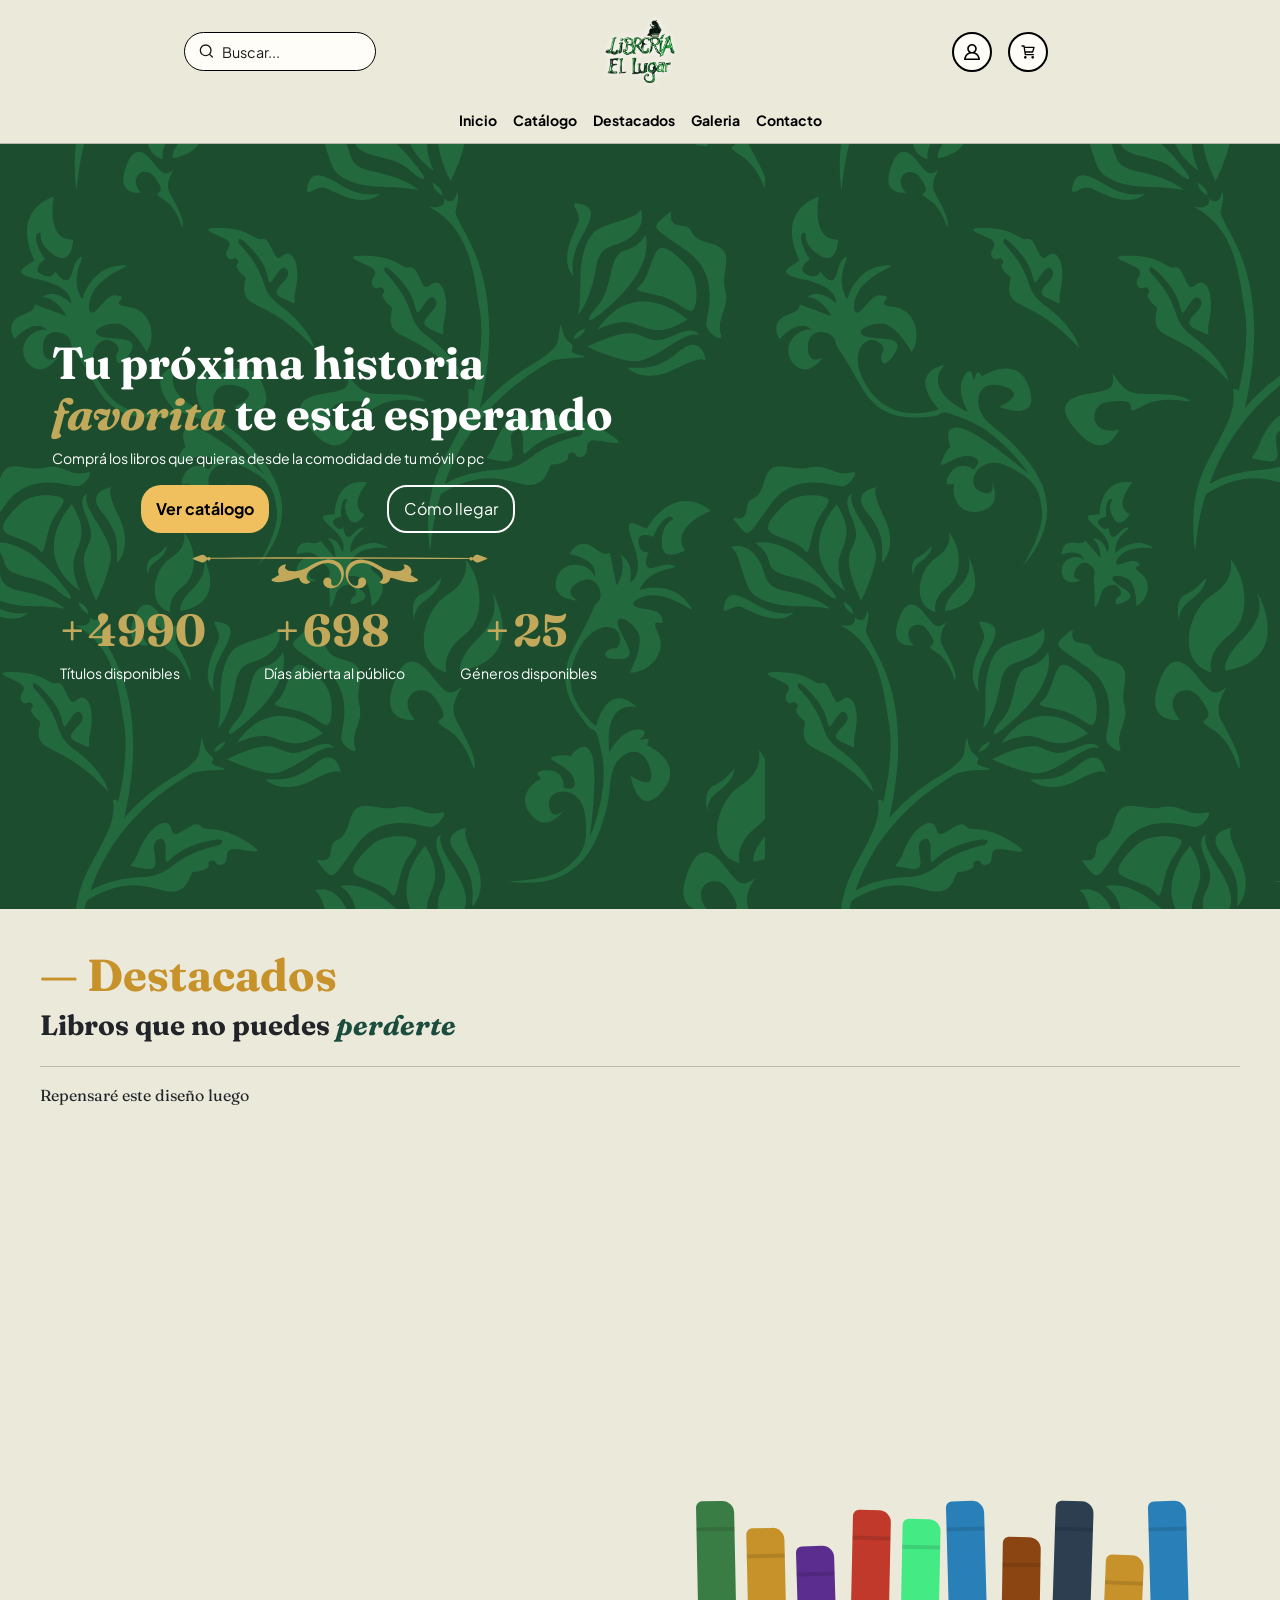
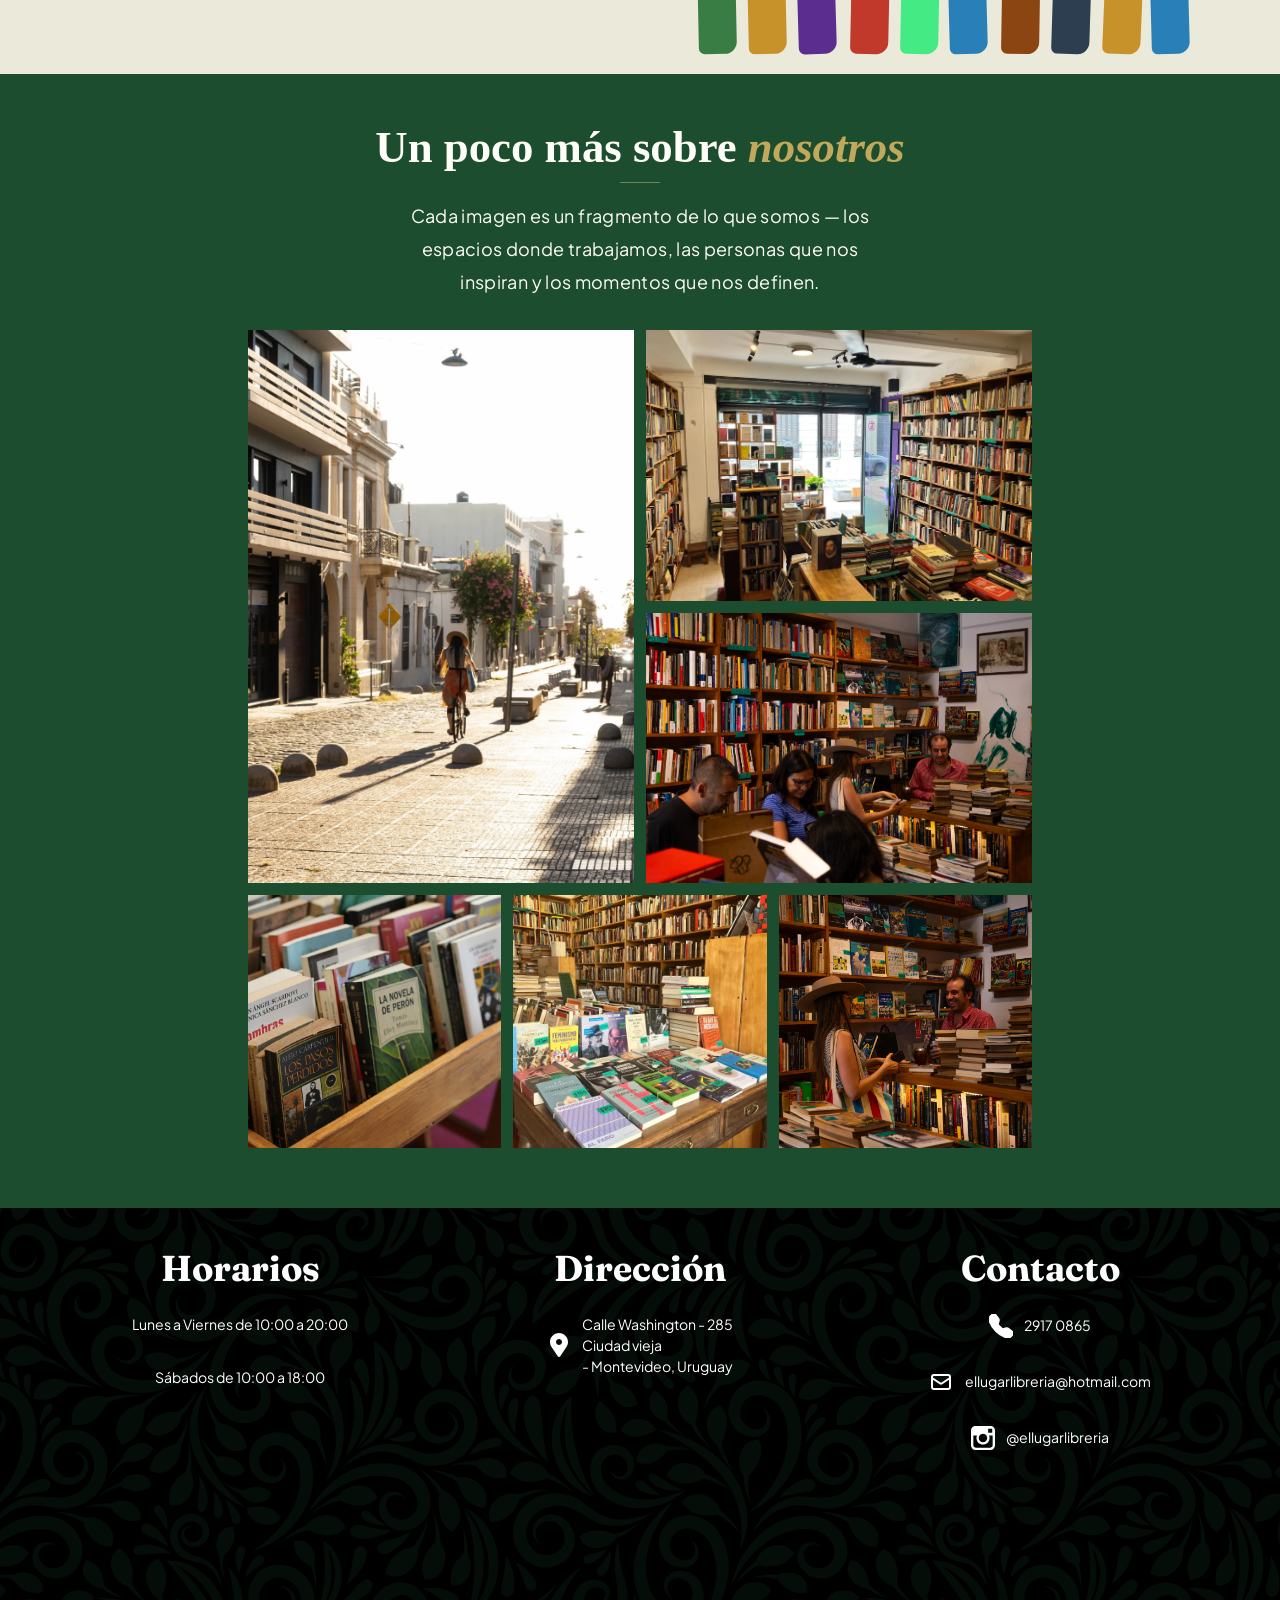
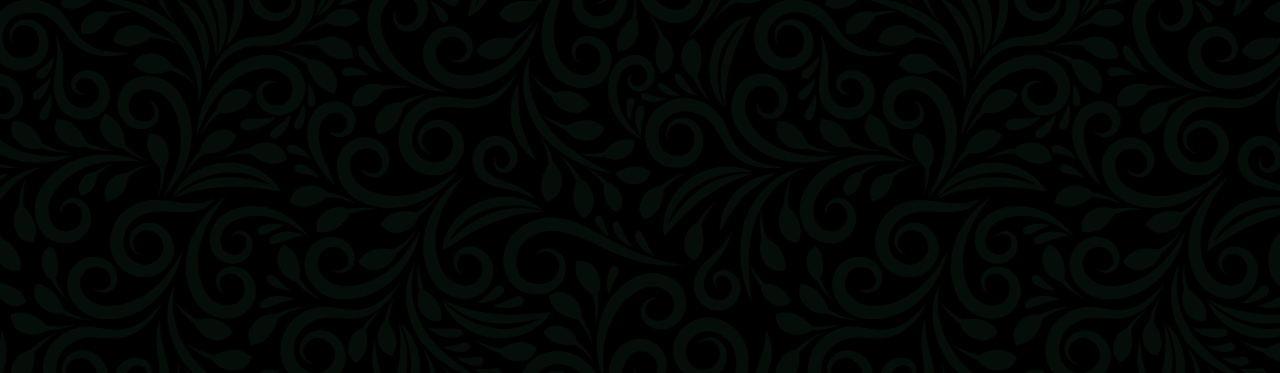
<file: docs/index.html>
<!DOCTYPE html>
<html lang="en">
<head>
    <meta charset="UTF-8">
    <meta name="viewport" content="width=device-width, initial-scale=1.0">
    <meta name="author" content="Sebastián Fuenmayor">
    <meta name="description" content="Libreria online">
    <title>Librería | El Lugar</title>
    <link rel="icon" href="Resources/logos/libreriasimple.jpg" type="image/png">

    
    <link rel="preconnect" href="https://fonts.googleapis.com">
    <link rel="preconnect" href="https://fonts.gstatic.com" crossorigin>
    <link href="https://fonts.googleapis.com/css2?family=Fraunces:ital,opsz,wght@0,9..144,100..900;1,9..144,100..900&family=Plus+Jakarta+Sans:ital,wght@0,200..800;1,200..800&display=swap" rel="stylesheet">

    <link href="https://cdn.jsdelivr.net/npm/bootstrap@5.3.8/dist/css/bootstrap.min.css" rel="stylesheet">
    
    <link rel="stylesheet" href="src/css/components.css">
    <link rel="stylesheet" href="src/css/modal.css">
    <link rel="stylesheet" href="src/css/header.css">
    <link rel="stylesheet" href="src/css/index.css">

    <link href="https://unpkg.com/aos@2.3.1/dist/aos.css" rel="stylesheet">

</head>
<body>
    <header class="main-nav">
        <section class="header-container" id="header">
            <div class="header-container">
                <form class="searchbar-form" id="searchForm">
                    <button type="submit">
                        <svg width="17" height="16" fill="none" xmlns="http://www.w3.org/2000/svg" role="img" aria-labelledby="search">
                            <path d="M7.667 12.667A5.333 5.333 0 107.667 2a5.333 5.333 0 000 10.667zM14.334 14l-2.9-2.9" stroke="currentColor" stroke-width="1.333" stroke-linecap="round" stroke-linejoin="round"></path>
                        </svg>
                    </button>
                    <input class="search-input" id="indexSearchInput" placeholder="Buscar..." required="" type="text" autocomplete="off">
                    <button class="reset" type="reset">
                        <svg xmlns="http://www.w3.org/2000/svg" class="h-6 w-6" fill="none" viewBox="0 0 24 24" stroke="currentColor" stroke-width="2">
                            <path stroke-linecap="round" stroke-linejoin="round" d="M6 18L18 6M6 6l12 12"></path>
                        </svg>
                    </button>
                    <div class="search-suggestions-dropdown" id="suggestionsDropdown"></div>
                </form>
            </div>
            <div class="logo-container">
                <img src="Resources/logos/libreriaElLugar.png" alt="Libreria El Lugar">
            </div>
            <div class="header-container">
                <button class="icon-container" id="profileBtn" data-bs-toggle="modal" data-bs-target="#formModal">
                    <svg class="icon" viewBox="324 1999 20 20" xmlns="http://www.w3.org/2000/svg" role="img" aria-labelledby="profile">
                        <path fill="currentColor" d="M334,2011 C337.785,2011 340.958,2013.214 341.784,2017 L326.216,2017 C327.042,2013.214 330.215,2011 334,2011 M330,2005 C330,2002.794 331.794,2001 334,2001 C336.206,2001 338,2002.794 338,2005 C338,2007.206 336.206,2009 334,2009 C331.794,2009 330,2007.206 330,2005 M337.758,2009.673 C339.124,2008.574 340,2006.89 340,2005 C340,2001.686 337.314,1999 334,1999 C330.686,1999 328,2001.686 328,2005 C328,2006.89 328.876,2008.574 330.242,2009.673 C326.583,2011.048 324,2014.445 324,2019 L344,2019 C344,2014.445 341.417,2011.048 337.758,2009.673"/>
                    </svg>
                </button>
                <div class="icon-container" id="cartBtn">
                    <svg class="icon" viewBox="0 0 24 24" xmlns="http://www.w3.org/2000/svg" role="img" aria-labelledby="cart">
                        <path d="M6.29977 5H21L19 12H7.37671M20 16H8L6 3H3M9 20C9 20.5523 8.55228 21 8 21C7.44772 21 7 20.5523 7 20C7 19.4477 7.44772 19 8 19C8.55228 19 9 19.4477 9 20ZM20 20C20 20.5523 19.5523 21 19 21C18.4477 21 18 20.5523 18 20C18 19.4477 18.4477 19 19 19C19.5523 19 20 19.4477 20 20Z" stroke="currentColor" stroke-width="2" stroke-linecap="round" stroke-linejoin="round"/>
                    </svg>
                </div>
            </div>
        </section>
        <nav class="sub-nav">
            <ul class="sub-nav">
                <li class="nav-item"><a href="#inicio">Inicio</a></li>
                <li class="nav-item"><a href="catalogue.php">Catálogo</a></li>
                <li class="nav-item"><a href="#destacados">Destacados</a></li>
                <li class="nav-item"><a href="#galeria">Galeria</a></li>
                <li class="nav-item"><a href="#contacto">Contacto</a></li>
            </ul>
        </nav>
    </header>
    <main>
        <section class="main-section" id="inicio">
            <section class="container two-parter">
                <h1 data-aos="fade-right">Tu próxima historia<span style="color: #C2A85A; font-weight: bold;" data-aos="fade-right"> <i>favorita</i> </span> te está esperando</h1>
                <p data-aos="fade-up">Comprá los libros que quieras desde la comodidad de tu móvil o pc</p>
                <div class="row" style="margin-top: 15px;" data-aos="fade-up">
                    <button class="button" id="btnCatalogue">Ver catálogo</button>
                    <button class="button" id="btnLocation" onclick='window.location.href = "#contacto"'>Cómo llegar</button>
                </div>
                <div class="floral-hr-container" data-aos="fade-up">
                    <svg class="floral-hr" viewBox="0 0 132 20" xmlns="http://www.w3.org/2000/svg" fill="currentColor"><g transform="matrix(1.4114917,0,0,1.4114917,-72.655948,-241.74404)"><path d="m 76.903603,181.34595 c 2.324894,0.93715 4.793986,-0.0405 7.050882,-0.68554 0.236537,-0.0677 1.141941,-0.44926 1.351491,-0.32226 0.188384,0.1143 0.293688,0.79878 0.457729,1.00859 0.370682,0.47387 0.968111,0.81439 1.5621,0.90196 0.463815,0.0685 0.963084,-0.0328 1.325298,-0.3302 0.0471,-0.0386 0.09393,-0.0836 0.110067,-0.14234 0.04339,-0.15663 -0.13679,-0.27279 -0.276754,-0.35481 -1.459442,-0.85487 -0.627063,-2.76595 0.461169,-3.51499 2.061368,-1.41869 4.374091,-2.76966 6.788679,-2.01771 2.652977,0.82629 3.995737,4.25556 1.895739,6.38202 -0.277283,0.28072 -0.615421,0.52334 -1.004623,0.58869 -0.389202,0.0654 -0.832643,-0.0852 -1.022614,-0.431 -0.223838,-0.40693 -0.04551,-0.92075 -0.160867,-1.37054 -0.209285,-0.81519 -1.43219,-1.05093 -2.037821,-0.4662 -0.605366,0.58473 -0.537368,1.6547 0.01773,2.28706 0.555361,0.63235 1.466321,0.86227 2.302934,0.77099 2.173552,-0.23759 3.766873,-2.48179 3.734329,-4.66804 -0.0048,-0.31512 -0.03784,-0.6313 -0.101336,-0.94086 -0.202406,-0.98848 -0.779991,-1.88595 -1.585912,-2.49079 -0.943504,-0.70829 -2.152386,-0.98292 -3.317081,-0.948 -0.141023,0.004 -0.281782,0.0114 -0.421217,0.0249 -2.265627,0.21855 -4.372504,1.27185 -6.262952,2.549 -1.135856,0.59346 -2.32066,1.0332 -3.630083,1.06521 -0.659871,0.0161 -1.330854,0.0132 -1.979084,-0.11218 -0.561975,-0.10875 -1.757891,-0.83661 -0.989277,-1.64227 0.126736,-0.13282 0.04868,-0.33179 -0.118533,-0.32597 -0.964406,0.0341 -1.957652,0.57626 -2.252133,1.68619 -0.07779,0.29342 -0.08996,0.6051 -0.02646,0.90276 0.05556,0.26035 0.245534,0.48419 0.29898,0.72046 -0.709348,0.25612 -1.297782,0.79904 -1.98755,1.11178 -0.334963,0.1524 -0.683948,0.56197 -0.182828,0.76412 z"/><path d="m 122.57545,181.34595 c -2.3249,0.93715 -4.79399,-0.0405 -7.05088,-0.68554 -0.23654,-0.0677 -1.14194,-0.44926 -1.35149,-0.32226 -0.18839,0.1143 -0.29369,0.79878 -0.45773,1.00859 -0.37068,0.47387 -0.96811,0.81439 -1.5621,0.90196 -0.46382,0.0685 -0.96309,-0.0328 -1.3253,-0.3302 -0.0471,-0.0386 -0.0939,-0.0836 -0.11007,-0.14234 -0.0434,-0.15663 0.13679,-0.27279 0.27702,-0.35481 1.45944,-0.85487 0.62706,-2.76595 -0.46143,-3.51499 -2.06137,-1.41869 -4.37409,-2.76966 -6.78868,-2.01771 -2.65298,0.82629 -3.995739,4.25556 -1.89574,6.38202 0.27728,0.28072 0.61542,0.52334 1.00462,0.58869 0.3892,0.0654 0.83265,-0.0852 1.02262,-0.431 0.22383,-0.40693 0.0455,-0.92075 0.16086,-1.37054 0.20929,-0.81519 1.43219,-1.05093 2.03756,-0.4662 0.60537,0.58473 0.53737,1.6547 -0.0177,2.28706 -0.55536,0.63235 -1.46632,0.86227 -2.30293,0.77099 -2.17355,-0.23759 -3.766874,-2.48179 -3.73433,-4.66804 0.005,-0.31512 0.0378,-0.6313 0.10134,-0.94086 0.2024,-0.98848 0.77999,-1.88595 1.58591,-2.49079 0.9435,-0.70829 2.15238,-0.98292 3.31708,-0.948 0.14129,0.004 0.28178,0.0114 0.42122,0.0249 2.26589,0.21855 4.3725,1.27185 6.26295,2.549 1.13585,0.59346 2.32066,1.0332 3.63008,1.06521 0.65987,0.0161 1.33086,0.0132 1.97908,-0.11218 0.56198,-0.10875 1.7579,-0.83661 0.98928,-1.64227 -0.12673,-0.13282 -0.0487,-0.33179 0.11853,-0.32597 0.96441,0.0341 1.95766,0.57626 2.25214,1.68619 0.0778,0.29342 0.09,0.6051 0.0265,0.90276 -0.0556,0.26035 -0.24554,0.48419 -0.29898,0.72046 0.70934,0.25612 1.29778,0.79904 1.98755,1.11178 0.33549,0.1524 0.68447,0.56197 0.18309,0.76412 z"/><path d="m 143.64184,174.21066 c -0.51382,-0.118 -1.21285,-0.13044 -1.85923,-0.13626 -15.73662,-0.14472 -31.48303,-0.20029 -47.226271,-0.20029 -3.020748,-0.003 -6.041761,-0.0135 -9.062509,-0.0135 -5.11757,0 -10.390981,0.009 -15.567024,0.0474 -2.633663,0.0196 -5.267061,0.0468 -7.898871,0.0847 -1.355725,0.0196 -2.711185,0.0418 -4.066117,0.0672 -0.874183,0.0164 -2.571221,-0.0569 -3.169708,0.17515 0.456671,0.10981 1.174221,0.0971 1.74625,0.0971 15.989829,0 31.979658,0.0111 47.96949,0.0167 6.43413,0.002 12.84737,0.0339 19.27251,0.0505 6.66036,0.0175 13.335,0.0344 19.96599,-0.16192 -0.0336,-0.01 -0.0685,-0.0183 -0.10451,-0.0267 z"/><path d="m 56.345214,174.71284 c 0.104775,-0.0955 0.210079,-0.18812 0.323586,-0.27728 0.03122,-0.031 0.068,-0.0598 0.107685,-0.0876 0.0013,-0.0138 -2.65e-4,-0.0278 -0.0074,-0.0418 -0.01588,-0.031 -0.04445,-0.0598 -0.07356,-0.0889 -0.121972,-0.0968 -0.234685,-0.19738 -0.34581,-0.30136 -0.26035,-0.24315 -0.927894,-0.92128 -1.455208,-0.85937 -0.145786,0.0172 -0.276754,0.0659 -0.404284,0.11377 -0.410104,0.15399 -0.820208,0.30798 -1.230577,0.46196 l -0.615156,0.23099 c -0.285221,0.10715 -0.602192,0.15134 -0.752475,0.36115 -0.06403,0.0894 -0.03545,0.16087 0.07461,0.2294 0.178064,0.11059 0.405341,0.17859 0.623093,0.25056 0.228336,0.0754 0.443442,0.16615 0.662782,0.25161 0.408516,0.15928 0.817033,0.31856 1.225285,0.47811 0.127,0.0495 0.25744,0.10001 0.40296,0.11906 0.526786,0.0685 1.201473,-0.60087 1.464469,-0.84032 z"/><path d="m 57.463872,174.34057 c -0.0016,0.31301 -0.233362,0.56542 -0.517789,0.56357 -0.284163,-0.002 -0.513292,-0.25718 -0.51144,-0.57045 0.0016,-0.313 0.233627,-0.56541 0.51779,-0.56356 0.284162,0.002 0.513027,0.25718 0.511439,0.57044 z"/><path d="m 140.12235,174.69776 c -0.10477,-0.0955 -0.21008,-0.18812 -0.32358,-0.27728 -0.0312,-0.031 -0.068,-0.0598 -0.10769,-0.0876 -0.003,-0.0138 2.6e-4,-0.0278 0.007,-0.0418 0.0159,-0.031 0.0445,-0.0598 0.0736,-0.0889 0.12198,-0.0968 0.23469,-0.19738 0.34581,-0.30136 0.26035,-0.24316 0.9279,-0.92128 1.45521,-0.85937 0.14579,0.0172 0.27676,0.0659 0.40428,0.11377 0.41011,0.15399 0.82021,0.30798 1.23058,0.46196 l 0.61516,0.23098 c 0.28522,0.10716 0.60219,0.15135 0.75247,0.36116 0.064,0.0892 0.0357,0.16087 -0.0746,0.22913 -0.17806,0.1106 -0.40534,0.17859 -0.62309,0.25056 -0.22834,0.0754 -0.44345,0.16616 -0.66278,0.25162 -0.40852,0.15928 -0.81704,0.31856 -1.22529,0.4781 -0.127,0.0495 -0.25744,0.10001 -0.40296,0.11906 -0.52652,0.0691 -1.20147,-0.60034 -1.46447,-0.84005 z"/><path d="m 139.00369,174.32549 c 0.003,0.31327 0.23336,0.56542 0.51779,0.56356 0.28416,-0.002 0.51329,-0.25717 0.51144,-0.57044 -0.003,-0.31326 -0.23336,-0.56541 -0.51779,-0.56356 -0.2839,0.002 -0.51303,0.25744 -0.51144,0.57044 z"/></g></svg>
                </div>
                <div class="row" data-aos="fade-up">
                    <div class="container cifras-container">
                        <h1 class="cifras">+<span class="cifra">5000</span></h1>
                        <p>Títulos <br>disponibles</p>
                    </div>
                    <div class="container cifras-container">
                        <h1 class="cifras">+<span class="cifra">700</span></h1>
                        <p>Días abierta<br> al público</p>
                    </div>
                    <div class="container cifras-container">
                        <h1 class="cifras">+<span class="cifra">25</span></h1>
                        <p>Géneros <br>disponibles</p>
                    </div>
                </div>
                
                </div>
            </section>
            <aside class="container two-parter hide" style="display: flex; align-items: center;" data-aos="fade-left">
                <div class="carousel-wrapper">
                    <div class="product-row" id="row">
                    </div>
                </div>
            </aside>
        </section>

        

        <section class="main-section" id="destacados">
            <header class="section-header" data-aos="fade-right">
                <h1>— Destacados</h1> 
            </header>
            <div class="section-title" data-aos="fade-up-right">
                <h3 style="font-weight: bold;">Libros que no puedes <span style="color: #1B4D3E;"><i>perderte</i></span></h3>
                
            </div>
            <hr>
            Repensaré este diseño luego

            <div class="books-illustration" id="books-shelf" data-aos="fade-up">
                <div class="books-illustration" id="books-shelf">
                <div class="book" style="background: rgb(58,125,68); width: 3vw; height: 17vh; transform: rotate(-1.16deg);"><hr style="color: rgba(0, 0, 0, 0.473); border: 2px solid;"></div>
                <div class="book" style="background: rgb(200,146,42); width: 3vw; height: 14vh; transform: rotate(-1.30deg);"><hr style="color: rgba(0, 0, 0, 0.473); border: 2px solid;"></div>
                <div class="book" style="background: rgb(91,45,142); width: 3vw; height: 12vh; transform: rotate(-1.69deg);"><hr style="color: rgba(0, 0, 0, 0.473); border: 2px solid;"></div>
                <div class="book" style="background: rgb(192,57,43); width: 3vw; height: 16vh; transform: rotate(1.23deg);"><hr style="color: rgba(0, 0, 0, 0.473); border: 2px solid;"></div>
                <div class="book" style="background: rgb(68, 235, 132); width: 3vw; height: 15vh; transform: rotate(1.17deg);"><hr style="color: rgba(0, 0, 0, 0.473); border: 2px solid;"></div>
                <div class="book" style="background: rgb(41,128,185); width: 3vw; height: 17vh; transform: rotate(-1.58deg);"><hr style="color: rgba(0, 0, 0, 0.473); border: 2px solid;"></div>
                <div class="book" style="background: rgb(139,69,19); width: 3vw; height: 13vh; transform: rotate(0.95deg);"><hr style="color: rgba(0, 0, 0, 0.473); border: 2px solid;"></div>
                <div class="book" style="background: rgb(44,62,80); width: 3vw; height: 17vh; transform: rotate(1.82deg);"><hr style="color: rgba(0, 0, 0, 0.473); border: 2px solid;"></div>
                <div class="book" style="background: rgb(200,146,42); width: 3vw; height: 11vh; transform: rotate(2.39deg);"><hr style="color: rgba(0, 0, 0, 0.473); border: 2px solid;"></div>
                <div class="book" style="background: rgb(41,128,185); width: 3vw; height: 17vh; transform: rotate(-1.58deg);"><hr style="color: rgba(0, 0, 0, 0.473); border: 2px solid;"></div>
            </div>
        </section>

        <section class="main-section gallery-section" id="galeria">
            <div class="gallery-wrap">
            <header class="gallery-header" data-aos="fade-down" data-aos-duration="700">
                <h1 class="gallery-title">Un poco más sobre <span>nosotros</span></h1>
                <div class="gallery-rule"></div>
                <p class="gallery-intro">Cada imagen es un fragmento de lo que somos — los espacios donde trabajamos, las personas que nos inspiran y los momentos que nos definen.</p>
            </header>

            <div class="gallery-grid">
                <div class="gallery-cell tall" data-aos="fade-right" data-aos-duration="800" data-aos-delay="0">
                <img src="Resources/gallery/bicicleta.webp"/>
                <div class="gallery-veil">
                    <span class="gallery-caption">Un entorno agradable</span>
                </div>
                </div>
                <div style="display:flex; flex-direction:column; gap:12px;">
                <div class="gallery-cell" data-aos="fade-left" data-aos-duration="800" data-aos-delay="100">
                    <img src="Resources/gallery/aereotrasero.webp"/>
                    <div class="gallery-veil">
                    <span class="gallery-caption">Fundada en 2024</span>
                    </div>
                </div>
                <div class="gallery-cell" data-aos="fade-left" data-aos-duration="800" data-aos-delay="200">
                    <img src="Resources/gallery/fondoLibreria.webp"/>
                    <div class="gallery-veil">
                    <span class="gallery-caption">Libros nuevos y usados</span>
                    </div>
                </div>
                </div>
            </div>

            <div class="gallery-row2">
                <div class="gallery-cell square" data-aos="zoom-in" data-aos-duration="700" data-aos-delay="0">
                <img src="Resources/gallery/libros1.webp"/>
                <div class="gallery-veil">
                    <span class="gallery-caption">Mesa de ofertas</span>
                </div>
                </div>
                <div class="gallery-cell square" data-aos="zoom-in" data-aos-duration="700" data-aos-delay="100">
                <img src="Resources/gallery/fotoPrincipal.webp"/>
                <div class="gallery-veil">

                    <span class="gallery-caption">Novedades</span>
                </div>
                </div>
                <div class="gallery-cell square" data-aos="zoom-in" data-aos-duration="700" data-aos-delay="200">
                <img src="Resources/gallery/risa.webp"/>
                <div class="gallery-veil">
                    <span class="gallery-caption">Buenas recomendaciones</span>
                </div>
                </div>
            </div>

        </section>
        
        <section class="main-section contact-section" id="contacto">
            <main class="contact-body">
                <div class="contact-container">
                    <h2>Horarios</h2>
                    <p>Lunes a Viernes de 10:00 a 20:00</p>
                    <p>Sábados de 10:00 a 18:00</p>
                </div>
                <div class="contact-container">
                    <h2>Dirección</h2>
                    <a href="https://maps.app.goo.gl/psVzBrbYacXtLs2i9" style="all: unset; cursor: pointer;">
                        <p><img src="Resources/icons/ubicacion.svg">Calle Washington - 285 <br> Ciudad vieja <br> -  Montevideo, Uruguay</p>
                    </a>
                    
                </div>
                <div class="contact-container">
                    <h2>Contacto</h2>
                    <p><img src="Resources/icons/telefono.svg">2917 0865</p>
                    <p><img src="Resources/icons/mail-svgrepo-com.svg">ellugarlibreria@hotmail.com</p>
                    <a href="https://www.google.com/url?sa=t&source=web&rct=j&opi=89978449&url=https://www.instagram.com/ellugarlibreria/&ved=2ahUKEwjBpOvwz5mVAxX4p5UCHb9rGScQFnoECBAQAQ&usg=AOvVaw2tkuVRdhbCB5s6XfflUZg1"><p><img src="Resources/icons/instagram-svgrepo-com.svg">@ellugarlibreria</p></a>
                    <div class="media-nav"></div>
                </div>
                
            </main>
            <div class="map-container">
                <iframe src="https://www.google.com/maps/embed?pb=!1m18!1m12!1m3!1d13088.041158001455!2d-56.217392392587996!3d-34.9061912911164!2m3!1f0!2f0!3f0!3m2!1i1024!2i768!4f13.1!3m3!1m2!1s0x959f7f003e8676e3%3A0x4e95ab7bbfc001b9!2sLibrer%C3%ADa%20El%20Lugar!5e0!3m2!1sen!2suy!4v1775761283451!5m2!1sen!2suy" width="600" height="450" style="border:0;" allowfullscreen="" loading="lazy" referrerpolicy="no-referrer-when-downgrade"></iframe>                              
            </div>
        </section>
    </main>

    <!--________________SUCCESS NOTIFICATION____________-->
    <div id="successNotification" class="notification success-notification">
        <div class="notification-content">
            <svg class="notification-icon success-icon" viewBox="0 0 24 24" fill="none" stroke="currentColor" stroke-width="2">
                <path d="M22 11.08V12a10 10 0 1 1-5.93-9.14"></path>
                <polyline points="22 4 12 14.01 9 11.01"></polyline>
            </svg>
            <div class="notification-text">
                <h3>¡Éxito!</h3>
                <p id="successMessage"></p>
            </div>
        </div>
    </div>

    <!--________________ERROR NOTIFICATION____________-->
    <div id="errorNotification" class="notification error-notification">
        <div class="notification-content">
            <svg class="notification-icon error-icon" viewBox="0 0 24 24" fill="none" stroke="currentColor" stroke-width="2">
                <circle cx="12" cy="12" r="10"></circle>
                <line x1="12" y1="8" x2="12" y2="12"></line>
                <line x1="12" y1="16" x2="12.01" y2="16"></line>
            </svg>
            <div class="notification-text">
                <h3>Error</h3>
                <p id="errorMessage"></p>
            </div>
        </div>
    </div>

    <!--________________FORM MODAL____________-->
    <div class="modal fade form-modal-bg" id="formModal" tabindex="-1" role="dialog" aria-labelledby="formModalLabel" aria-hidden="true">
        <div class="modal-dialog form-modal-dialog modal-xl modal-dialog-centered" role="document">
            <div class="modal-content">
                <div class="modal-body p-0">
                    <nav class="modal-nav">
                        <div class="modal-tabs">
                            <button class="button active" id="registerTab">Registrarse</button>
                            <button class="button" id="loginTab">Iniciar sesión</button>
                        </div>
                        
                        <button class="modal-close unsetter" data-bs-dismiss="modal" aria-label="Cerrar">
                            <svg xmlns="http://www.w3.org/2000/svg" width="18" height="18" viewBox="0 0 24 24" fill="none" stroke="currentColor" stroke-width="2" stroke-linecap="round" stroke-linejoin="round">
                                <line x1="18" y1="6" x2="6" y2="18"/><line x1="6" y1="6" x2="18" y2="18"/>
                            </svg>
                        </button>
                    </nav>

                    <div class="register active">

                        <header class="header">
                            <h1>Crea tu cuenta</h1>
                            <p>Registrate y descubre miles de títulos a un clic de distancia.</p>
                        </header>

                        <form id="registerForm" method="POST" action="php/scripts/registrar.php">
                            <input type="hidden" name="formtype" value="register">

                            <div class="row">
                                <div class="column">
                                    <label for="nombre">Nombre</label>
                                    <input class="form-input" type="text" id="nombre" name="nombre" placeholder="Tu nombre...">
                                </div>

                                <div class="column">
                                    <label for="apellido">Apellido</label>
                                    <input class="form-input" type="text" id="apellido" name="apellido" placeholder="Tu apellido...">
                                </div>
                            </div>

                            <div class="row">
                                <div class="column">
                                    <label for="email">Correo electrónico</label>
                                    <input class="form-input" type="email" id="email" name="email" placeholder="Tu email...">
                                </div>
                            </div>

                            <div class="row">
                                <div class="column">
                                    <label for="password">Contraseña</label>
                                    <input class="form-input" type="password" id="password" name="password" placeholder="••••••••">
                                </div>
                            </div>

                            <div class="row justify-content-center">
                                <input class="button2" type="submit" value="Crear Cuenta">
                            </div>
                        </form>

                    </div>

                    <div class="login">

                        <header class="header">
                            <h1>Bienvenido de nuevo</h1>
                            <p>Inicia sesión para acceder a tu biblioteca.</p>
                        </header>

                        <form id="loginForm" method="POST" action="php/scripts/loguear.php">
                            <input type="hidden" name="formtype" value="login">
                            <div class="row">
                                <div class="column">
                                    <label for="login-email">Correo electrónico</label>
                                    <input class="form-input" type="email" id="login-email" name="email" placeholder="Tu email...">
                                </div>
                            </div>

                            <div class="row">
                                <div class="column">
                                    <label for="login-password">Contraseña</label>
                                    <input class="form-input" type="password" id="login-password" name="password" placeholder="••••••••">
                                </div>
                            </div>

                            <div class="row justify-content-center">
                                <input class="button2" type="submit" value="Iniciar Sesión">
                            </div>
                        </form>

                    </div>
                </div>
            </div>
        </div>
    </div>

    <!--________________USER DASHBOARD MODAL____________-->
        <div class="modal fade" id="userDashboardModal" tabindex="-1" role="dialog" aria-hidden="true">
            <div class="modal-dialog modal-dialog-centered" role="document">
                <div class="modal-content dashboard-modal">
                    <button class="modal-close" data-bs-dismiss="modal" aria-label="Cerrar">
                        <svg xmlns="http://www.w3.org/2000/svg" width="18" height="18" viewBox="0 0 24 24" fill="none" stroke="currentColor" stroke-width="2" stroke-linecap="round" stroke-linejoin="round">
                            <line x1="18" y1="6" x2="6" y2="18"/><line x1="6" y1="6" x2="18" y2="18"/>
                        </svg>
                    </button>
                    <div class="dashboard-header">
                        <div class="dashboard-icon">
                            <svg xmlns="http://www.w3.org/2000/svg" width="48" height="48" viewBox="0 0 24 24" fill="none" stroke="#C8922B" stroke-width="1.5" stroke-linecap="round" stroke-linejoin="round">
                                <path d="M20 21v-2a4 4 0 0 0-4-4H8a4 4 0 0 0-4 4v2"></path>
                                <circle cx="12" cy="7" r="4"></circle>
                            </svg>
                        </div>
                        <h2 id="userGreeting">Bienvenido</h2>
                        <p id="userEmail"></p>
                    </div>
                    <div class="dashboard-divider"></div>
                    <div class="dashboard-actions">
                        <button class="dashboard-btn logout-btn" id="logoutBtn">
                            <svg xmlns="http://www.w3.org/2000/svg" width="20" height="20" viewBox="0 0 24 24" fill="none" stroke="currentColor" stroke-width="2" stroke-linecap="round" stroke-linejoin="round">
                                <path d="M9 21H5a2 2 0 0 1-2-2V5a2 2 0 0 1 2-2h4"></path>
                                <polyline points="16 17 21 12 16 7"></polyline>
                                <line x1="21" y1="12" x2="9" y2="12"></line>
                            </svg>
                            Cerrar sesión
                        </button>
                        <button class="dashboard-btn delete-btn" id="deleteBtn">
                            <svg xmlns="http://www.w3.org/2000/svg" width="20" height="20" viewBox="0 0 24 24" fill="none" stroke="currentColor" stroke-width="2" stroke-linecap="round" stroke-linejoin="round">
                                <polyline points="3 6 5 6 21 6"></polyline>
                                <path d="M19 6v14a2 2 0 0 1-2 2H7a2 2 0 0 1-2-2V6m3 0V4a2 2 0 0 1 2-2h4a2 2 0 0 1 2 2v2"></path>
                                <line x1="10" y1="11" x2="10" y2="17"></line>
                                <line x1="14" y1="11" x2="14" y2="17"></line>
                            </svg>
                            Eliminar cuenta
                        </button>
                    </div>
                </div>
            </div>
        </div>

    <!--________________DELETE ACCOUNT CONFIRMATION MODAL____________-->
    <div class="modal fade" id="deleteConfirmModal" tabindex="-1" role="dialog" aria-hidden="true">
        <div class="modal-dialog modal-dialog-centered" role="document">
            <div class="modal-content dashboard-modal">
                <button class="modal-close" data-bs-dismiss="modal" aria-label="Cerrar">
                    <svg xmlns="http://www.w3.org/2000/svg" width="18" height="18" viewBox="0 0 24 24" fill="none" stroke="currentColor" stroke-width="2" stroke-linecap="round" stroke-linejoin="round">
                        <line x1="18" y1="6" x2="6" y2="18"/><line x1="6" y1="6" x2="18" y2="18"/>
                    </svg>
                </button>
                <div class="dashboard-header warning-header">
                    <div class="dashboard-icon warning-icon">
                        <svg xmlns="http://www.w3.org/2000/svg" width="48" height="48" viewBox="0 0 24 24" fill="none" stroke="#FF6B6B" stroke-width="1.5" stroke-linecap="round" stroke-linejoin="round">
                            <path d="M10.29 3.86L1.82 18a2 2 0 0 0 1.71 3.05h16.94a2 2 0 0 0 1.71-3.05L13.71 3.86a2 2 0 0 0-3.42 0z"></path>
                            <line x1="12" y1="9" x2="12" y2="13"></line>
                            <line x1="12" y1="17" x2="12.01" y2="17"></line>
                        </svg>
                    </div>
                    <h2 style="color: #FF6B6B;">¿Eliminar cuenta?</h2>
                </div>
                <div class="dashboard-divider"></div>
                <div class="delete-confirm-content">
                    <p>Esta acción es <strong>irreversible</strong>. Se eliminarán todos tus datos y no podrás acceder a tu cuenta nuevamente.</p>
                    <form id="deleteConfirmForm">
                        <div class="form-group">
                            <label for="deletePassword">Ingresa tu contraseña para confirmar:</label>
                            <input type="password" id="deletePassword" class="form-input" placeholder="Tu contraseña..." required>
                        </div>
                        <div class="delete-confirm-buttons">
                            <button type="button" class="cancel-btn" data-bs-dismiss="modal">Cancelar</button>
                            <button type="submit" class="delete-btn delete-btn-danger">
                                <svg xmlns="http://www.w3.org/2000/svg" width="20" height="20" viewBox="0 0 24 24" fill="none" stroke="currentColor" stroke-width="2" stroke-linecap="round" stroke-linejoin="round">
                                    <polyline points="3 6 5 6 21 6"></polyline>
                                    <path d="M19 6v14a2 2 0 0 1-2 2H7a2 2 0 0 1-2-2V6m3 0V4a2 2 0 0 1 2-2h4a2 2 0 0 1 2 2v2"></path>
                                    <line x1="10" y1="11" x2="10" y2="17"></line>
                                    <line x1="14" y1="11" x2="14" y2="17"></line>
                                </svg>
                                Eliminar definitivamente
                            </button>
                        </div>
                    </form>
                </div>
            </div>
        </div>
    </div>

    <script src="https://unpkg.com/aos@2.3.1/dist/aos.js"></script>
    <script src="https://cdn.jsdelivr.net/npm/bootstrap@5.3.8/dist/js/bootstrap.bundle.min.js" integrity="sha384-FKyoEForCGlyvwx9Hj09JcYn3nv7wiPVlz7YYwJrWVcXK/BmnVDxM+D2scQbITxI" crossorigin="anonymous"></script>
    <script src="src/js/portadas.js"></script>
    <script src="src/js/index.js"></script>
    <script src="src/js/index_anims.js"></script>
    
</body>
</html>
</file>
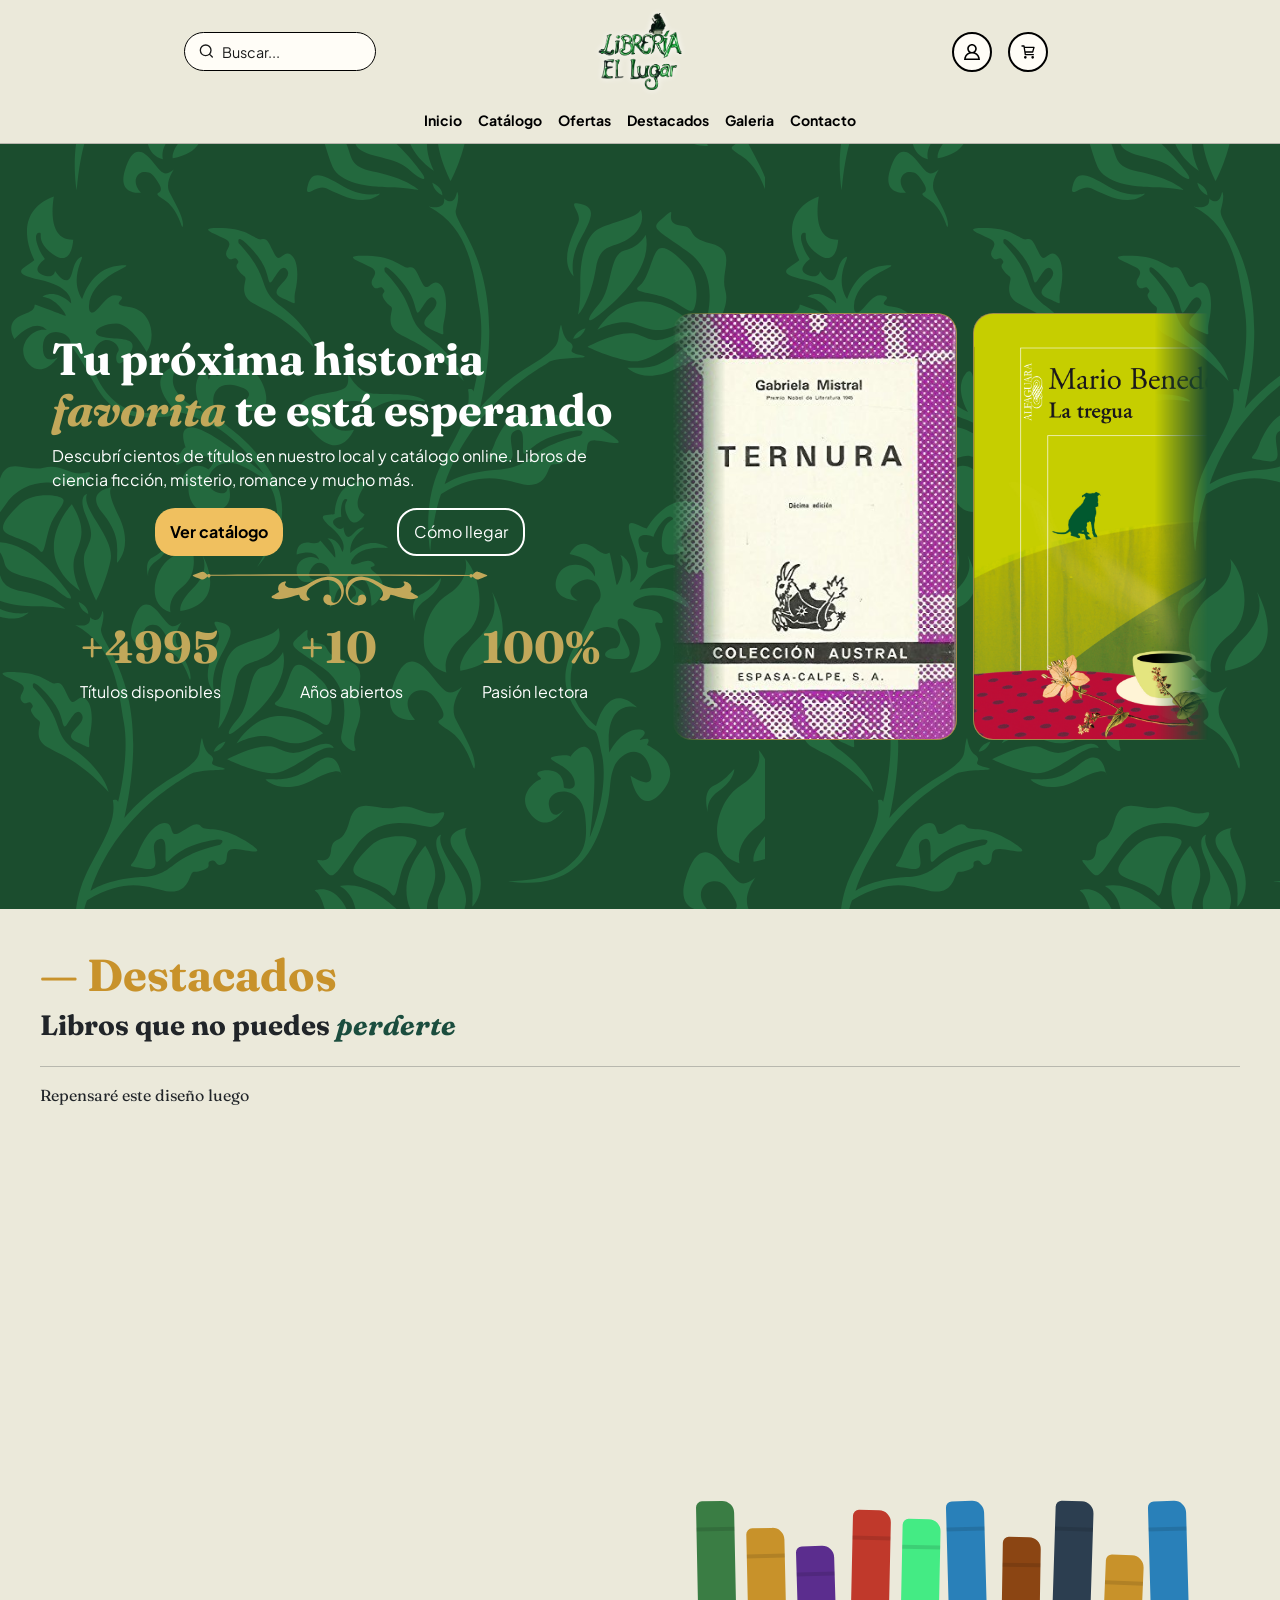
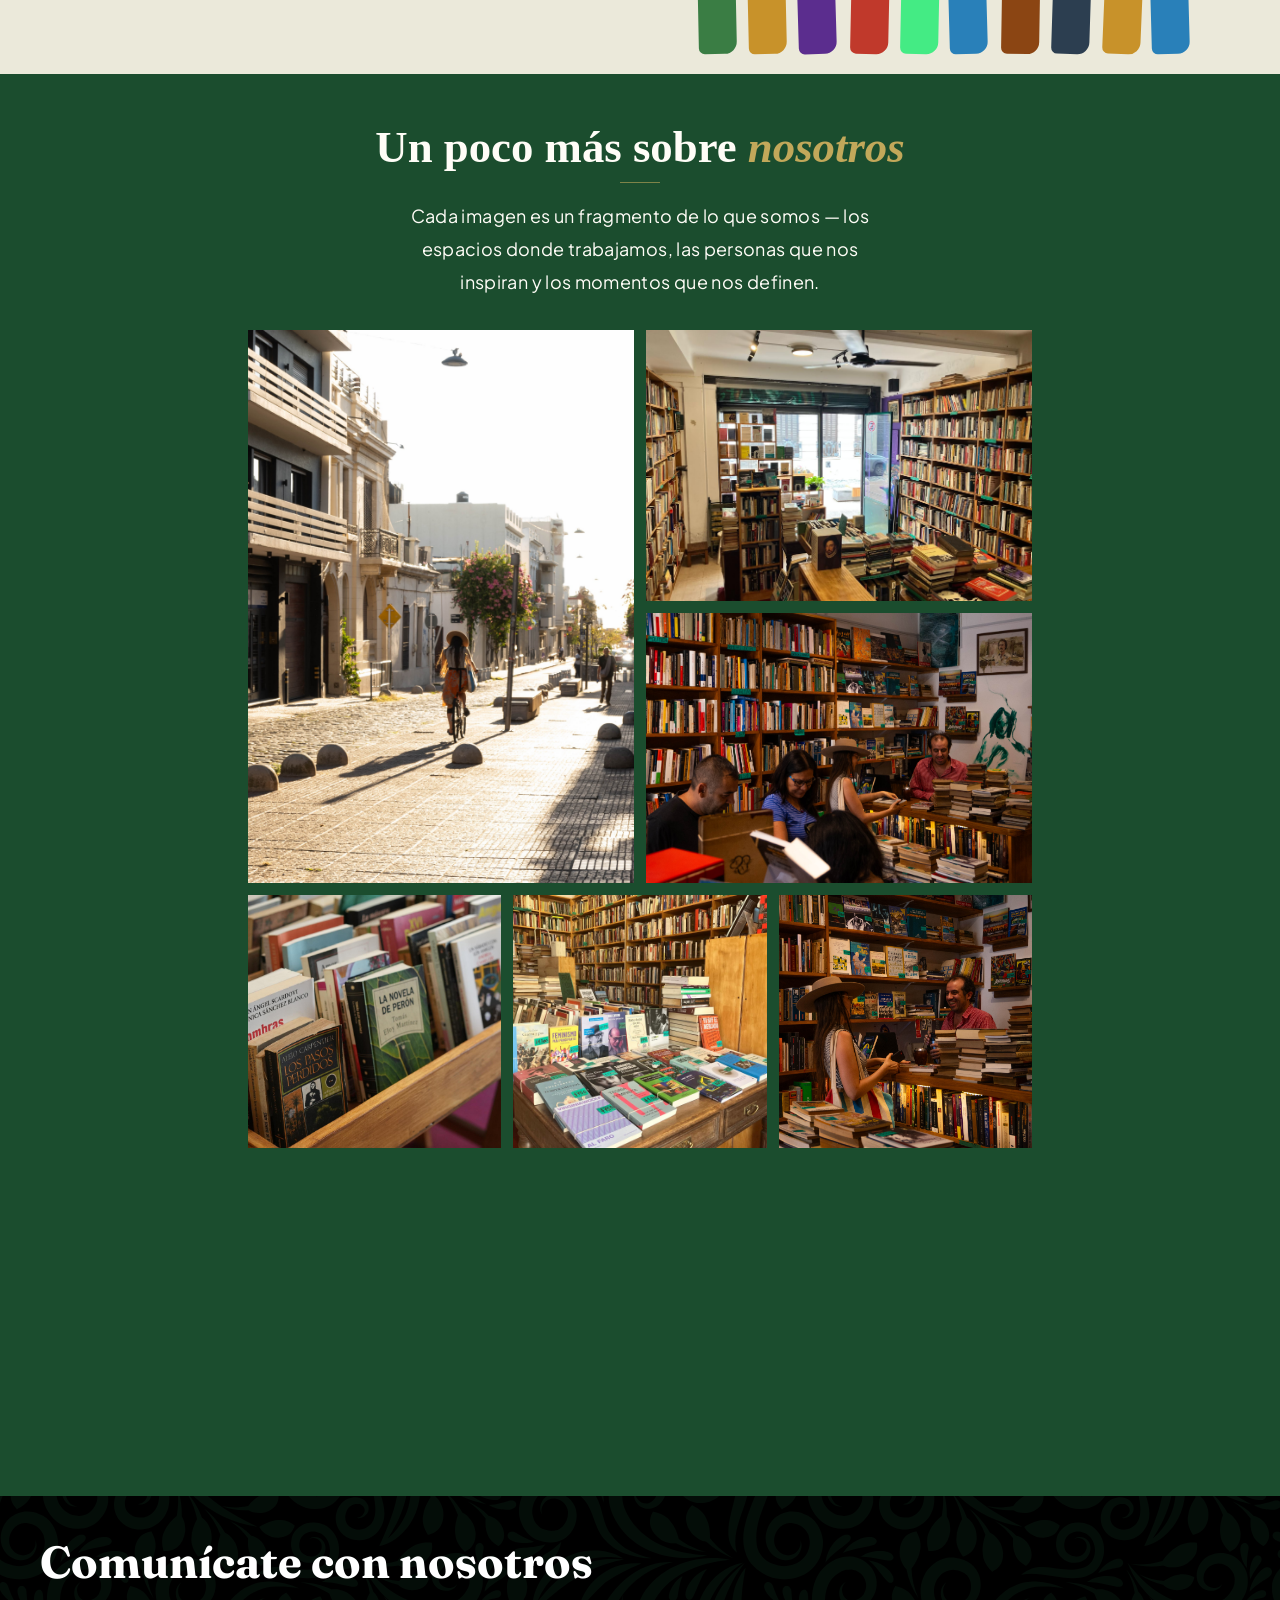
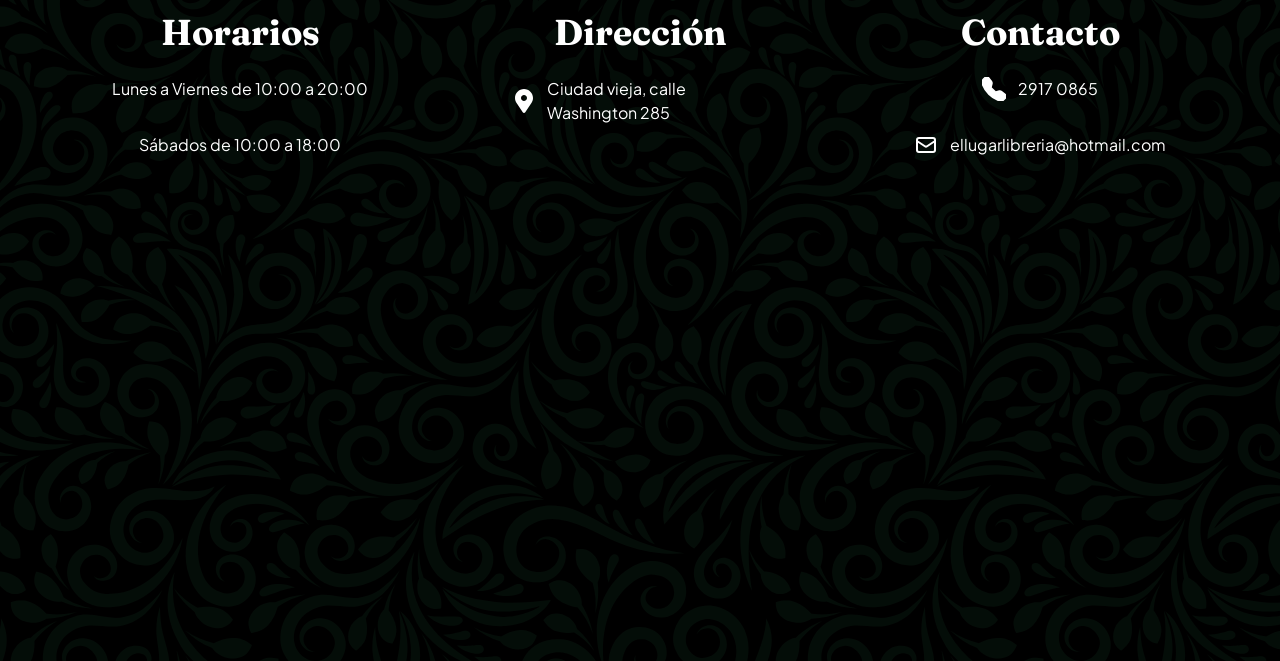
<file: Public/index.html>
<!DOCTYPE html>
<html lang="en">
<head>
    <meta charset="UTF-8">
    <meta name="viewport" content="width=device-width, initial-scale=1.0">
    <title>Librería | El Lugar</title>
    <link rel="icon" href="Resources/logos/libreriasimple.jpg" type="image/png">

    
    <link rel="preconnect" href="https://fonts.googleapis.com">
    <link rel="preconnect" href="https://fonts.gstatic.com" crossorigin>
    <link href="https://fonts.googleapis.com/css2?family=Fraunces:ital,opsz,wght@0,9..144,100..900;1,9..144,100..900&family=Plus+Jakarta+Sans:ital,wght@0,200..800;1,200..800&display=swap" rel="stylesheet">

    <link href="https://cdn.jsdelivr.net/npm/bootstrap@5.3.8/dist/css/bootstrap.min.css" rel="stylesheet">
    
    <link rel="stylesheet" href="src/css/components.css">
    <link rel="stylesheet" href="src/css/header.css">
    <link rel="stylesheet" href="src/css/index.css">

    <link href="https://unpkg.com/aos@2.3.1/dist/aos.css" rel="stylesheet">

</head>
<body>
    <header class="main-nav">
        <section class="header-container" id="header">
            <div class="header-container">
                <form class="searchbar-form">
                    <button>
                        <svg width="17" height="16" fill="none" xmlns="http://www.w3.org/2000/svg" role="img" aria-labelledby="search">
                            <path d="M7.667 12.667A5.333 5.333 0 107.667 2a5.333 5.333 0 000 10.667zM14.334 14l-2.9-2.9" stroke="currentColor" stroke-width="1.333" stroke-linecap="round" stroke-linejoin="round"></path>
                        </svg>
                    </button>
                    <input class="input" placeholder="Buscar..." required="" type="text">
                    <button class="reset" type="reset">
                        <svg xmlns="http://www.w3.org/2000/svg" class="h-6 w-6" fill="none" viewBox="0 0 24 24" stroke="currentColor" stroke-width="2">
                            <path stroke-linecap="round" stroke-linejoin="round" d="M6 18L18 6M6 6l12 12"></path>
                        </svg>
                    </button>
                </form>
            </div>
            <div class="logo-container">
                <img src="Resources/logos/libreriaElLugar.png" alt="Libreria El Lugar">
            </div>
            <div class="header-container">
                <div class="icon-container uC" id="profileBtn">
                    <svg class="icon" viewBox="324 1999 20 20" xmlns="http://www.w3.org/2000/svg" role="img" aria-labelledby="profile">
                        <path fill="currentColor" d="M334,2011 C337.785,2011 340.958,2013.214 341.784,2017 L326.216,2017 C327.042,2013.214 330.215,2011 334,2011 M330,2005 C330,2002.794 331.794,2001 334,2001 C336.206,2001 338,2002.794 338,2005 C338,2007.206 336.206,2009 334,2009 C331.794,2009 330,2007.206 330,2005 M337.758,2009.673 C339.124,2008.574 340,2006.89 340,2005 C340,2001.686 337.314,1999 334,1999 C330.686,1999 328,2001.686 328,2005 C328,2006.89 328.876,2008.574 330.242,2009.673 C326.583,2011.048 324,2014.445 324,2019 L344,2019 C344,2014.445 341.417,2011.048 337.758,2009.673"/>
                    </svg>
                </div>
                <div class="icon-container uC" id="cartBtn">
                    <svg class="icon" viewBox="0 0 24 24" xmlns="http://www.w3.org/2000/svg" role="img" aria-labelledby="cart">
                        <path d="M6.29977 5H21L19 12H7.37671M20 16H8L6 3H3M9 20C9 20.5523 8.55228 21 8 21C7.44772 21 7 20.5523 7 20C7 19.4477 7.44772 19 8 19C8.55228 19 9 19.4477 9 20ZM20 20C20 20.5523 19.5523 21 19 21C18.4477 21 18 20.5523 18 20C18 19.4477 18.4477 19 19 19C19.5523 19 20 19.4477 20 20Z" stroke="currentColor" stroke-width="2" stroke-linecap="round" stroke-linejoin="round"/>
                    </svg>
                </div>
            </div>
        </section>
        <nav class="sub-nav">
            <ul class="sub-nav">
                <li class="nav-item"><a href="#inicio">Inicio</a></li>
                <li class="nav-item"><a href="catalogue.html">Catálogo</a></li>
                <li class="nav-item uC"><a href="">Ofertas</a></li>
                
                <li class="nav-item"><a href="#destacados">Destacados</a></li>
                <li class="nav-item"><a href="#galeria">Galeria</a></li>
                <li class="nav-item"><a href="#contacto">Contacto</a></li>
            </ul>
        </nav>
    </header>
    <main>
        <section class="main-section" id="inicio">
            <section class="container two-parter">
                <h1 data-aos="fade-right">Tu próxima historia<span style="color: #C2A85A; font-weight: bold;" data-aos="fade-right"> <i>favorita</i> </span> te está esperando</h1>
                <p data-aos="fade-up">Descubrí cientos de títulos en nuestro local y catálogo online. Libros de ciencia ficción, misterio, romance y mucho más.</p>
                <div class="row" style="margin-top: 15px;" data-aos="fade-up">
                    <button class="button uC" id="btnCatalogue">Ver catálogo</button>
                    <button class="button uC" id="btnLocation">Cómo llegar</button>
                </div>
                <div class="floral-hr-container" data-aos="fade-up">
                    <svg class="floral-hr" viewBox="0 0 132 20" xmlns="http://www.w3.org/2000/svg" fill="currentColor"><g transform="matrix(1.4114917,0,0,1.4114917,-72.655948,-241.74404)"><path d="m 76.903603,181.34595 c 2.324894,0.93715 4.793986,-0.0405 7.050882,-0.68554 0.236537,-0.0677 1.141941,-0.44926 1.351491,-0.32226 0.188384,0.1143 0.293688,0.79878 0.457729,1.00859 0.370682,0.47387 0.968111,0.81439 1.5621,0.90196 0.463815,0.0685 0.963084,-0.0328 1.325298,-0.3302 0.0471,-0.0386 0.09393,-0.0836 0.110067,-0.14234 0.04339,-0.15663 -0.13679,-0.27279 -0.276754,-0.35481 -1.459442,-0.85487 -0.627063,-2.76595 0.461169,-3.51499 2.061368,-1.41869 4.374091,-2.76966 6.788679,-2.01771 2.652977,0.82629 3.995737,4.25556 1.895739,6.38202 -0.277283,0.28072 -0.615421,0.52334 -1.004623,0.58869 -0.389202,0.0654 -0.832643,-0.0852 -1.022614,-0.431 -0.223838,-0.40693 -0.04551,-0.92075 -0.160867,-1.37054 -0.209285,-0.81519 -1.43219,-1.05093 -2.037821,-0.4662 -0.605366,0.58473 -0.537368,1.6547 0.01773,2.28706 0.555361,0.63235 1.466321,0.86227 2.302934,0.77099 2.173552,-0.23759 3.766873,-2.48179 3.734329,-4.66804 -0.0048,-0.31512 -0.03784,-0.6313 -0.101336,-0.94086 -0.202406,-0.98848 -0.779991,-1.88595 -1.585912,-2.49079 -0.943504,-0.70829 -2.152386,-0.98292 -3.317081,-0.948 -0.141023,0.004 -0.281782,0.0114 -0.421217,0.0249 -2.265627,0.21855 -4.372504,1.27185 -6.262952,2.549 -1.135856,0.59346 -2.32066,1.0332 -3.630083,1.06521 -0.659871,0.0161 -1.330854,0.0132 -1.979084,-0.11218 -0.561975,-0.10875 -1.757891,-0.83661 -0.989277,-1.64227 0.126736,-0.13282 0.04868,-0.33179 -0.118533,-0.32597 -0.964406,0.0341 -1.957652,0.57626 -2.252133,1.68619 -0.07779,0.29342 -0.08996,0.6051 -0.02646,0.90276 0.05556,0.26035 0.245534,0.48419 0.29898,0.72046 -0.709348,0.25612 -1.297782,0.79904 -1.98755,1.11178 -0.334963,0.1524 -0.683948,0.56197 -0.182828,0.76412 z"/><path d="m 122.57545,181.34595 c -2.3249,0.93715 -4.79399,-0.0405 -7.05088,-0.68554 -0.23654,-0.0677 -1.14194,-0.44926 -1.35149,-0.32226 -0.18839,0.1143 -0.29369,0.79878 -0.45773,1.00859 -0.37068,0.47387 -0.96811,0.81439 -1.5621,0.90196 -0.46382,0.0685 -0.96309,-0.0328 -1.3253,-0.3302 -0.0471,-0.0386 -0.0939,-0.0836 -0.11007,-0.14234 -0.0434,-0.15663 0.13679,-0.27279 0.27702,-0.35481 1.45944,-0.85487 0.62706,-2.76595 -0.46143,-3.51499 -2.06137,-1.41869 -4.37409,-2.76966 -6.78868,-2.01771 -2.65298,0.82629 -3.995739,4.25556 -1.89574,6.38202 0.27728,0.28072 0.61542,0.52334 1.00462,0.58869 0.3892,0.0654 0.83265,-0.0852 1.02262,-0.431 0.22383,-0.40693 0.0455,-0.92075 0.16086,-1.37054 0.20929,-0.81519 1.43219,-1.05093 2.03756,-0.4662 0.60537,0.58473 0.53737,1.6547 -0.0177,2.28706 -0.55536,0.63235 -1.46632,0.86227 -2.30293,0.77099 -2.17355,-0.23759 -3.766874,-2.48179 -3.73433,-4.66804 0.005,-0.31512 0.0378,-0.6313 0.10134,-0.94086 0.2024,-0.98848 0.77999,-1.88595 1.58591,-2.49079 0.9435,-0.70829 2.15238,-0.98292 3.31708,-0.948 0.14129,0.004 0.28178,0.0114 0.42122,0.0249 2.26589,0.21855 4.3725,1.27185 6.26295,2.549 1.13585,0.59346 2.32066,1.0332 3.63008,1.06521 0.65987,0.0161 1.33086,0.0132 1.97908,-0.11218 0.56198,-0.10875 1.7579,-0.83661 0.98928,-1.64227 -0.12673,-0.13282 -0.0487,-0.33179 0.11853,-0.32597 0.96441,0.0341 1.95766,0.57626 2.25214,1.68619 0.0778,0.29342 0.09,0.6051 0.0265,0.90276 -0.0556,0.26035 -0.24554,0.48419 -0.29898,0.72046 0.70934,0.25612 1.29778,0.79904 1.98755,1.11178 0.33549,0.1524 0.68447,0.56197 0.18309,0.76412 z"/><path d="m 143.64184,174.21066 c -0.51382,-0.118 -1.21285,-0.13044 -1.85923,-0.13626 -15.73662,-0.14472 -31.48303,-0.20029 -47.226271,-0.20029 -3.020748,-0.003 -6.041761,-0.0135 -9.062509,-0.0135 -5.11757,0 -10.390981,0.009 -15.567024,0.0474 -2.633663,0.0196 -5.267061,0.0468 -7.898871,0.0847 -1.355725,0.0196 -2.711185,0.0418 -4.066117,0.0672 -0.874183,0.0164 -2.571221,-0.0569 -3.169708,0.17515 0.456671,0.10981 1.174221,0.0971 1.74625,0.0971 15.989829,0 31.979658,0.0111 47.96949,0.0167 6.43413,0.002 12.84737,0.0339 19.27251,0.0505 6.66036,0.0175 13.335,0.0344 19.96599,-0.16192 -0.0336,-0.01 -0.0685,-0.0183 -0.10451,-0.0267 z"/><path d="m 56.345214,174.71284 c 0.104775,-0.0955 0.210079,-0.18812 0.323586,-0.27728 0.03122,-0.031 0.068,-0.0598 0.107685,-0.0876 0.0013,-0.0138 -2.65e-4,-0.0278 -0.0074,-0.0418 -0.01588,-0.031 -0.04445,-0.0598 -0.07356,-0.0889 -0.121972,-0.0968 -0.234685,-0.19738 -0.34581,-0.30136 -0.26035,-0.24315 -0.927894,-0.92128 -1.455208,-0.85937 -0.145786,0.0172 -0.276754,0.0659 -0.404284,0.11377 -0.410104,0.15399 -0.820208,0.30798 -1.230577,0.46196 l -0.615156,0.23099 c -0.285221,0.10715 -0.602192,0.15134 -0.752475,0.36115 -0.06403,0.0894 -0.03545,0.16087 0.07461,0.2294 0.178064,0.11059 0.405341,0.17859 0.623093,0.25056 0.228336,0.0754 0.443442,0.16615 0.662782,0.25161 0.408516,0.15928 0.817033,0.31856 1.225285,0.47811 0.127,0.0495 0.25744,0.10001 0.40296,0.11906 0.526786,0.0685 1.201473,-0.60087 1.464469,-0.84032 z"/><path d="m 57.463872,174.34057 c -0.0016,0.31301 -0.233362,0.56542 -0.517789,0.56357 -0.284163,-0.002 -0.513292,-0.25718 -0.51144,-0.57045 0.0016,-0.313 0.233627,-0.56541 0.51779,-0.56356 0.284162,0.002 0.513027,0.25718 0.511439,0.57044 z"/><path d="m 140.12235,174.69776 c -0.10477,-0.0955 -0.21008,-0.18812 -0.32358,-0.27728 -0.0312,-0.031 -0.068,-0.0598 -0.10769,-0.0876 -0.003,-0.0138 2.6e-4,-0.0278 0.007,-0.0418 0.0159,-0.031 0.0445,-0.0598 0.0736,-0.0889 0.12198,-0.0968 0.23469,-0.19738 0.34581,-0.30136 0.26035,-0.24316 0.9279,-0.92128 1.45521,-0.85937 0.14579,0.0172 0.27676,0.0659 0.40428,0.11377 0.41011,0.15399 0.82021,0.30798 1.23058,0.46196 l 0.61516,0.23098 c 0.28522,0.10716 0.60219,0.15135 0.75247,0.36116 0.064,0.0892 0.0357,0.16087 -0.0746,0.22913 -0.17806,0.1106 -0.40534,0.17859 -0.62309,0.25056 -0.22834,0.0754 -0.44345,0.16616 -0.66278,0.25162 -0.40852,0.15928 -0.81704,0.31856 -1.22529,0.4781 -0.127,0.0495 -0.25744,0.10001 -0.40296,0.11906 -0.52652,0.0691 -1.20147,-0.60034 -1.46447,-0.84005 z"/><path d="m 139.00369,174.32549 c 0.003,0.31327 0.23336,0.56542 0.51779,0.56356 0.28416,-0.002 0.51329,-0.25717 0.51144,-0.57044 -0.003,-0.31326 -0.23336,-0.56541 -0.51779,-0.56356 -0.2839,0.002 -0.51303,0.25744 -0.51144,0.57044 z"/></g></svg>
                </div>
                <div class="row" data-aos="fade-up">
                    <div class="container cifras-container">
                        <h1 class="cifras">+<span class="cifra">5000</span></h1>
                        <p>Títulos disponibles</p>
                    </div>
                    <div class="container cifras-container">
                        <h1 class="cifras">+<span class="cifra">10</span></h1>
                        <p>Años abiertos</p>
                    </div>
                    <div class="container cifras-container">
                        <h1 class="cifras"><span class="cifra">100</span>%</h1>
                        <p>Pasión lectora</p>
                    </div>
                </div>
                
                </div>
            </section>
            <aside class="container two-parter hide" style="display: flex; align-items: center;" data-aos="fade-left">
                <div class="carousel-wrapper">
                    <div class="product-row" id="row">
                        <div class="card"><img src="Resources/libros/ternura.png"></div> 
                        <div class="card"><img src="Resources/libros/latregua.png"></div>
                        <div class="card"><img src="Resources/libros/Asangrefria.png"></div> 
                        <div class="card"><img src="Resources/libros/cuentoscompletos.png"></div> 
                        <div class="card"><img src="Resources/libros/Enelcamino.png"></div>
                        <div class="card"><img src="Resources/libros/laciudadmariolevrero.png"></div>
                    </div>
                </div>
            </aside>
        </section>

        

        <section class="main-section" id="destacados">
            <header class="section-header" data-aos="fade-right">
                <h1>— Destacados</h1> 
            </header>
            <div class="section-title" data-aos="fade-up-right">
                <h3 style="font-weight: bold;">Libros que no puedes <span style="color: #1B4D3E;"><i>perderte</i></span></h3>
                
            </div>
            <hr>
            Repensaré este diseño luego

            <div class="books-illustration" id="books-shelf" data-aos="fade-up">
                <div class="books-illustration" id="books-shelf">
                <div class="book" style="background: rgb(58,125,68); width: 3vw; height: 17vh; transform: rotate(-1.16deg);"><hr style="color: rgba(0, 0, 0, 0.473); border: 2px solid;"></div>
                <div class="book" style="background: rgb(200,146,42); width: 3vw; height: 14vh; transform: rotate(-1.30deg);"><hr style="color: rgba(0, 0, 0, 0.473); border: 2px solid;"></div>
                <div class="book" style="background: rgb(91,45,142); width: 3vw; height: 12vh; transform: rotate(-1.69deg);"><hr style="color: rgba(0, 0, 0, 0.473); border: 2px solid;"></div>
                <div class="book" style="background: rgb(192,57,43); width: 3vw; height: 16vh; transform: rotate(1.23deg);"><hr style="color: rgba(0, 0, 0, 0.473); border: 2px solid;"></div>
                <div class="book" style="background: rgb(68, 235, 132); width: 3vw; height: 15vh; transform: rotate(1.17deg);"><hr style="color: rgba(0, 0, 0, 0.473); border: 2px solid;"></div>
                <div class="book" style="background: rgb(41,128,185); width: 3vw; height: 17vh; transform: rotate(-1.58deg);"><hr style="color: rgba(0, 0, 0, 0.473); border: 2px solid;"></div>
                <div class="book" style="background: rgb(139,69,19); width: 3vw; height: 13vh; transform: rotate(0.95deg);"><hr style="color: rgba(0, 0, 0, 0.473); border: 2px solid;"></div>
                <div class="book" style="background: rgb(44,62,80); width: 3vw; height: 17vh; transform: rotate(1.82deg);"><hr style="color: rgba(0, 0, 0, 0.473); border: 2px solid;"></div>
                <div class="book" style="background: rgb(200,146,42); width: 3vw; height: 11vh; transform: rotate(2.39deg);"><hr style="color: rgba(0, 0, 0, 0.473); border: 2px solid;"></div>
                <div class="book" style="background: rgb(41,128,185); width: 3vw; height: 17vh; transform: rotate(-1.58deg);"><hr style="color: rgba(0, 0, 0, 0.473); border: 2px solid;"></div>
            </div>
        </section>

        <section class="main-section gallery-section" id="galeria">
            <div class="gallery-wrap">
            <header class="gallery-header" data-aos="fade-down" data-aos-duration="700">
                <h1 class="gallery-title">Un poco más sobre <span>nosotros</span></h1>
                <div class="gallery-rule"></div>
                <p class="gallery-intro">Cada imagen es un fragmento de lo que somos — los espacios donde trabajamos, las personas que nos inspiran y los momentos que nos definen.</p>
            </header>

            <div class="gallery-grid">
                <div class="gallery-cell tall" data-aos="fade-right" data-aos-duration="800" data-aos-delay="0">
                <img src="Resources/gallery/bicicleta.jpg"/>
                <div class="gallery-veil">
                    <span class="gallery-tag">personas</span>
                    <span class="gallery-caption">nuestro equipo</span>
                </div>
                </div>
                <div style="display:flex; flex-direction:column; gap:12px;">
                <div class="gallery-cell" data-aos="fade-left" data-aos-duration="800" data-aos-delay="100">
                    <img src="Resources/gallery/aereotrasero.jpg"/>
                    <div class="gallery-veil">
                    <span class="gallery-tag">lugar</span>
                    <span class="gallery-caption">nuestro espacio</span>
                    </div>
                </div>
                <div class="gallery-cell" data-aos="fade-left" data-aos-duration="800" data-aos-delay="200">
                    <img src="Resources/gallery/fondoLibreria.jpg"/>
                    <div class="gallery-veil">
                    <span class="gallery-tag">trabajo</span>
                    <span class="gallery-caption">nuestro proceso</span>
                    </div>
                </div>
                </div>
            </div>

            <div class="gallery-row2">
                <div class="gallery-cell square" data-aos="zoom-in" data-aos-duration="700" data-aos-delay="0">
                <img src="Resources/gallery/libros1.jpg"/>
                <div class="gallery-veil">
                    <span class="gallery-tag">cultura</span>
                    <span class="gallery-caption">lo que nos une</span>
                </div>
                </div>
                <div class="gallery-cell square" data-aos="zoom-in" data-aos-duration="700" data-aos-delay="100">
                <img src="Resources/gallery/fotoPrincipal.jpg"/>
                <div class="gallery-veil">
                    <span class="gallery-tag">proyectos</span>
                    <span class="gallery-caption">lo que creamos</span>
                </div>
                </div>
                <div class="gallery-cell square" data-aos="zoom-in" data-aos-duration="700" data-aos-delay="200">
                <img src="Resources/gallery/risa.jpg"/>
                <div class="gallery-veil">
                    <span class="gallery-tag">momentos</span>
                    <span class="gallery-caption">lo que vivimos</span>
                </div>
                </div>
            </div>

            <div class="gallery-row3">
                <div class="gallery-cell short" data-aos="fade-up" data-aos-duration="800" data-aos-delay="0">
                <img src="Resources/gallery/DSC_5636.jpg"/>
                <div class="gallery-veil">
                    <span class="gallery-tag">colaboración</span>
                    <span class="gallery-caption">juntos construimos más</span>
                </div>
                </div>
                <div class="gallery-cell short" data-aos="fade-up" data-aos-duration="800" data-aos-delay="150">
                <img src="Resources/gallery/DSC_5737.jpg"/>
                <div class="gallery-veil">
                    <span class="gallery-tag">visión</span>
                    <span class="gallery-caption">hacia dónde vamos</span>
                </div>
                </div>
            </div>
            </div>
        </section>
        
        <section class="main-section contact-section" id="contacto">
            <header class="contact-header">
                <h1>Comunícate con nosotros</h1>
            </header>
            <main class="contact-body">
                <div class="contact-container">
                    <h2>Horarios</h2>
                    <p>Lunes a Viernes de 10:00 a 20:00</p>
                    <p>Sábados de 10:00 a 18:00</p>
                </div>
                <div class="contact-container">
                    <h2>Dirección</h2>
                    <p><img src="Resources/icons/ubicacion.svg">Ciudad vieja, calle Washington 285</p>
                    
                </div>
                <div class="contact-container">
                    <h2>Contacto</h2>
                    <p><img src="Resources/icons/telefono.svg">2917 0865</p>
                    <p><img src="Resources/icons/mail-svgrepo-com.svg">ellugarlibreria@hotmail.com</p>
                    <div class="media-nav"></div>
                </div>
                
            </main>
            <div class="map-container">
                <iframe src="https://www.google.com/maps/embed?pb=!1m18!1m12!1m3!1d13088.041158001455!2d-56.217392392587996!3d-34.9061912911164!2m3!1f0!2f0!3f0!3m2!1i1024!2i768!4f13.1!3m3!1m2!1s0x959f7f003e8676e3%3A0x4e95ab7bbfc001b9!2sLibrer%C3%ADa%20El%20Lugar!5e0!3m2!1sen!2suy!4v1775761283451!5m2!1sen!2suy" width="600" height="450" style="border:0;" allowfullscreen="" loading="lazy" referrerpolicy="no-referrer-when-downgrade"></iframe>                              
            </div>
        </section>
    </main>
    <script src="https://unpkg.com/aos@2.3.1/dist/aos.js"></script>
    <script src="src/js/index.js"></script>
    
</body>
</html>
</file>
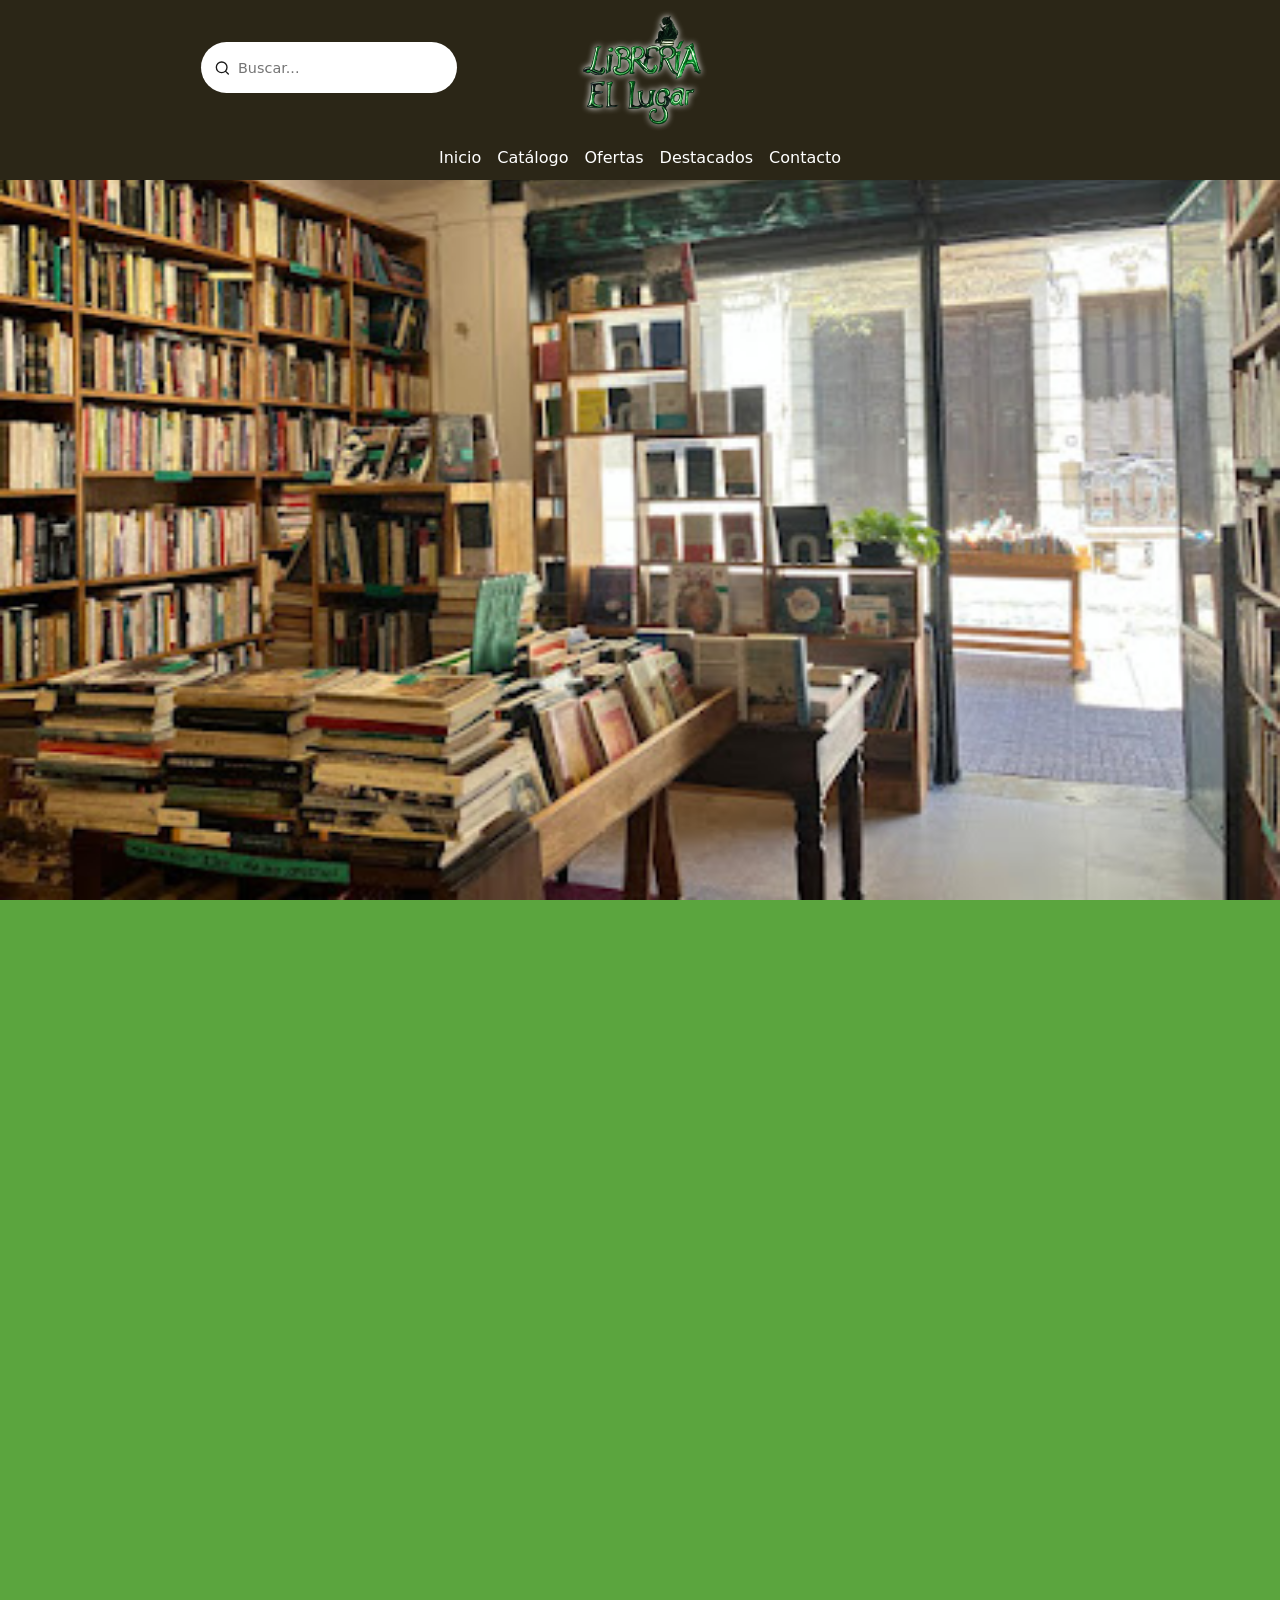
<file: ElLugar/Public/index.html>
<!DOCTYPE html>
<html lang="en">
<head>
    <meta charset="UTF-8">
    <meta name="viewport" content="width=device-width, initial-scale=1.0">
    <title>El Lugar</title>

    <link href="https://cdn.jsdelivr.net/npm/bootstrap@5.3.8/dist/css/bootstrap.min.css" rel="stylesheet" integrity="sha384-sRIl4kxILFvY47J16cr9ZwB07vP4J8+LH7qKQnuqkuIAvNWLzeN8tE5YBujZqJLB" crossorigin="anonymous">
    
    <style>
        *{
            padding: 0;
            margin: 0;
        }
        body{
            width: 100%;
        }
        .main-nav{
            background-color: #2b2617;
            height: 20vh;
            width: 100%;

            display: flex;
            flex-direction: column;

            position: fixed;
            top: 0;
            left: 0;
            z-index: 1;
        }
        .sub-nav{
            display: flex;
            flex: 1; 
            align-items: center;
            justify-content: center;
            gap: 1rem;

            list-style: none;
            text-decoration: none;
            margin: 0;
            padding: 0;
        }
        .sub-nav li{
            display: flex;
            justify-content: center;
            align-items: center;
        }
        .container{
            display: flex;
            flex: 1;
            height: 15vh;
            flex-direction: row;
            justify-content: space-evenly;
            align-items: center;
        }
        .logo-container{
            height: 120%;
            width: 10vw;
            display: flex;
            align-items: center;
            justify-content: center;
            padding-top: 20px;
        }
        .logo-container img{
            height: 100%;
            width: auto;
            object-fit: contain;
            filter: drop-shadow(0 0 3px #fff);
        }

        .searchbar-form button {
            border: none;
            background: none;
            color: #1A1A1A;
            display: flex;
            align-items: center;
            justify-content: center;
        }

        .searchbar-form {
            --timing: 0.3s;
            --width-of-input: clamp(180px, 20vw, 275px);
            --height-of-input: clamp(35px, 4vw, 60px);
            --border-height: 2px;
            --input-bg: #fff;
            --border-color: #1DB954;
            --border-radius: 30px;
            --after-border-radius: 1px;
            position: relative;
            width: var(--width-of-input);
            height: var(--height-of-input);
            display: flex;
            align-items: center;
            padding-inline: 0.8em;
            border-radius: var(--border-radius);
            transition: border-radius 0.5s ease;
            background: var(--input-bg,#fff);
        }

        .input {
            font-size: 0.9rem;
            background-color: transparent;
            width: 100%;
            height: 100%;
            padding-inline: 0.5em;
            padding-block: 0.7em;
            border: none;
        }

        .searchbar-form:before {
            content: "";
            position: absolute;
            background: var(--border-color);
            transform: scaleX(0);
            transform-origin: center;
            width: 100%;
            height: var(--border-height);
            left: 0;
            bottom: 0;
            border-radius: 1px;
            transition: transform var(--timing) ease;
        }

        .searchbar-form:focus-within {
            border-radius: var(--after-border-radius);
        }

        input:focus {
            outline: none;
        }

        .searchbar-form:focus-within:before {
            transform: scale(1);
        }
        .reset {
            border: none;
            background: none;
            opacity: 0;
            visibility: hidden;
        }
        input:not(:placeholder-shown) ~ .reset {
            opacity: 1;
            visibility: visible;
        }
        .searchbar-form svg {
            width: 17px;
        }
        .nav-item {
        position: relative;
        display: inline-block;
        text-decoration: none;
        color: #fff;
        }

        .nav-item::after {
        content: "";
        position: absolute;
        left: 50%;
        bottom: -4px;
        width: 0;
        height: 2px;
        background-color: #72a785;
        transition: all 0.3s ease;
        transform: translateX(-50%);
        }

        .nav-item:hover::after {
        width: 100%;
        }
        .nav-item:hover{
            color: #C2A85A;
        }

        .main-section{
            height: 100vh;
            width: 100%;
            
        }
        .main-section img{
            height: 100%;
            width: 100%;
            background-position: center;
            background-repeat: no-repeat;
            background-size: cover;
        }
    </style>
</head>
<body>
    <nav class="main-nav">
        <section class="container">
            <div class="container">
                <!--
                
                <div class="input-group">
                    <input type="text" class="form-control" placeholder="Buscar...">
                    <button class="btn btn-success">
                        <img src="Resources/icons/lupa.svg" alt="🔍">
                    </button>
                </div>
                -->
                
                <!-- From Uiverse.io by satyamchaudharydev --> 
                <form class="searchbar-form">
                    <button>
                        <svg width="17" height="16" fill="none" xmlns="http://www.w3.org/2000/svg" role="img" aria-labelledby="search">
                            <path d="M7.667 12.667A5.333 5.333 0 107.667 2a5.333 5.333 0 000 10.667zM14.334 14l-2.9-2.9" stroke="currentColor" stroke-width="1.333" stroke-linecap="round" stroke-linejoin="round"></path>
                        </svg>
                    </button>
                    <input class="input" placeholder="Buscar..." required="" type="text">
                    <button class="reset" type="reset">
                        <svg xmlns="http://www.w3.org/2000/svg" class="h-6 w-6" fill="none" viewBox="0 0 24 24" stroke="currentColor" stroke-width="2">
                            <path stroke-linecap="round" stroke-linejoin="round" d="M6 18L18 6M6 6l12 12"></path>
                        </svg>
                    </button>
                </form>
            </div>
            <div class="logo-container">
                <img src="Resources/libreriaElLugar.png" alt="Libreria El Lugar">
            </div>
            <div class="container">

            </div>
        </section>
        <section class="sub-nav">
            <ul class="sub-nav">
                <li class="nav-item">Inicio</li>
                <li class="nav-item">Catálogo</li>
                <li class="nav-item">Ofertas</li>
                <li class="nav-item">Destacados</li>
                <li class="nav-item">Contacto</li>
            </ul>
        </section>
    </nav>
    <main>
        <section class="main-section" style="background-color: #e7d499;">
            <img src="Resources/image.png" alt="">
        </section>
        <section class="main-section" style="background-color: #5ba53e;">
            
        </section>
    </main>
</body>
</html>
</file>
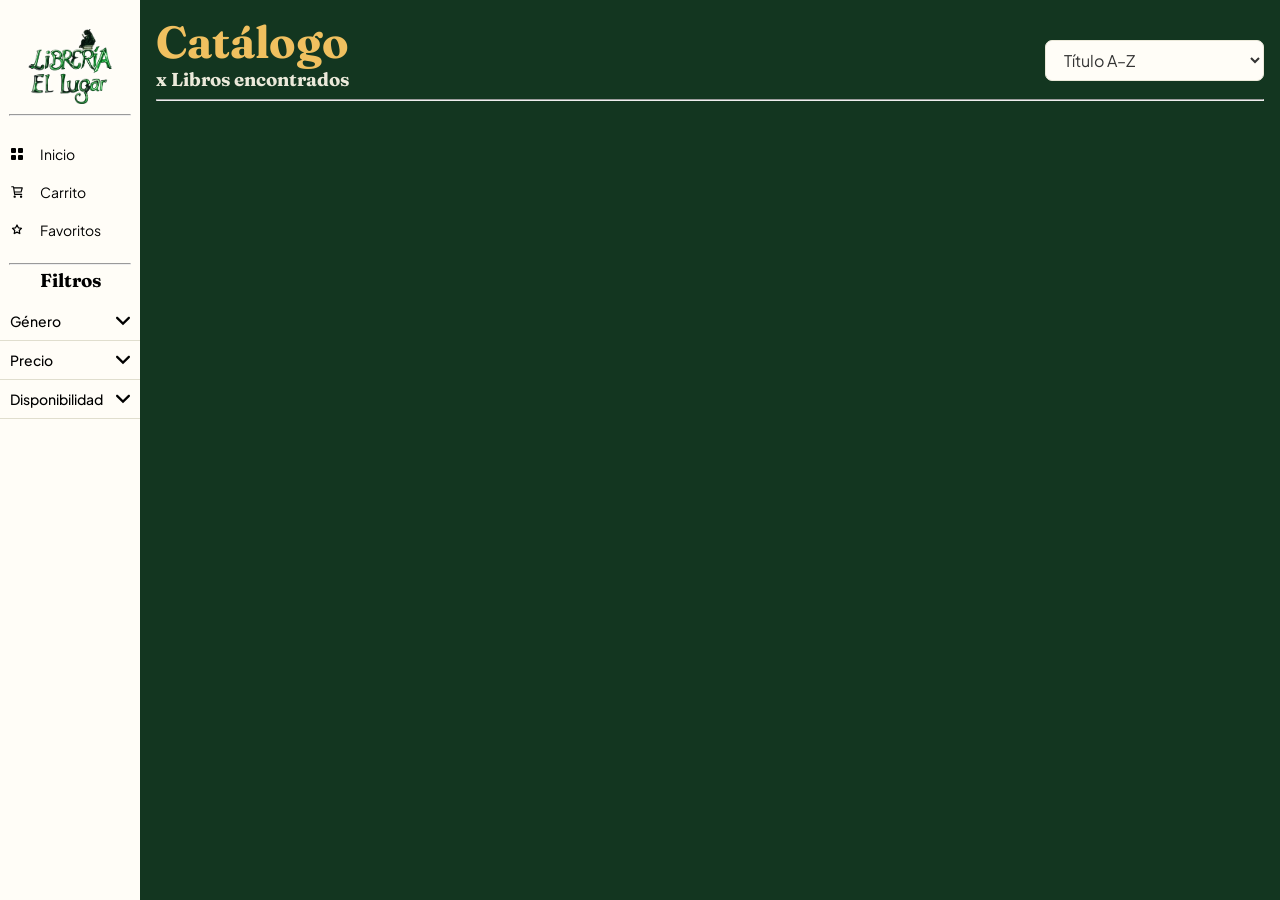
<file: Public/catalogue.html>
<!DOCTYPE html>
<html lang="en">
<head>
    <meta charset="UTF-8">
    <meta name="viewport" content="width=device-width, initial-scale=1.0">
    <title>Catálogo | El lugar</title>
 
    <link rel="preconnect" href="https://fonts.googleapis.com">
    <link rel="preconnect" href="https://fonts.gstatic.com" crossorigin>
    <link href="https://fonts.googleapis.com/css2?family=Fraunces:ital,opsz,wght@0,9..144,100..900;1,9..144,100..900&family=Plus+Jakarta+Sans:ital,wght@0,200..800;1,200..800&display=swap" rel="stylesheet">
 
    <link rel="stylesheet" href="src/css/components.css">
    <link rel="stylesheet" href="src/css/catalogue.css">
</head>
 
<body>
    <div class="custom-row">
        <nav class="nav-menu">
 
            <header class="nav-logo">
                <div class="logo-container">
                    <img src="Resources/logos/libreriaElLugar.png">
                </div>
                <hr style="margin: 10px 0px; width: 100%;">
            </header>
 
            <div class="nav-item" id="inicioBtn">
                <svg class="icon" viewBox="0 0 14 14" fill="none"><rect x="1" y="1" width="5" height="5" rx="1" fill="currentColor"/><rect x="8" y="1" width="5" height="5" rx="1" fill="currentColor"/><rect x="1" y="8" width="5" height="5" rx="1" fill="currentColor"/><rect x="8" y="8" width="5" height="5" rx="1" fill="currentColor"/></svg>
                <p>Inicio</p>
            </div>
            <div class="nav-item uC">
                <svg class="icon" viewBox="0 0 24 24" fill="none" xmlns="http://www.w3.org/2000/svg"><path d="M6.29977 5H21L19 12H7.37671M20 16H8L6 3H3M9 20C9 20.5523 8.55228 21 8 21C7.44772 21 7 20.5523 7 20C7 19.4477 7.44772 19 8 19C8.55228 19 9 19.4477 9 20ZM20 20C20 20.5523 19.5523 21 19 21C18.4477 21 18 20.5523 18 20C18 19.4477 18.4477 19 19 19C19.5523 19 20 19.4477 20 20Z" stroke="currentColor" stroke-width="2" stroke-linecap="round" stroke-linejoin="round"/></svg>
                <p>Carrito</p>
            </div>
            <div class="nav-item uC">
                <svg class="icon" viewBox="0 0 14 14" fill="none"><path d="M7 2l1.4 2.8 3.1.45-2.25 2.2.53 3.1L7 9.1l-2.78 1.45.53-3.1L2.5 5.25l3.1-.45L7 2z" stroke="currentColor" stroke-width="1.2" stroke-linejoin="round"/></svg>
                <p>Favoritos</p>
            </div>
 
            <header class="nav-header">
                <hr style="margin: 4px 0px; width: 100%;">
                <h3>Filtros</h3>
            </header>
 
            <!-- Todo lo de abajo scrollea junto sin mover el logo ni el nav principal -->
            <div class="filters-wrapper">
 
                <!-- GÉNERO — lista larga con buscador interno -->
                <div class="filter-item">
                    <div class="filter-header" onclick="toggleFilter(this)">
                        <p>Género</p>
                        <div class="arrow-container">
                            <svg class="icon" fill="currentColor" viewBox="0 0 30.727 30.727" xml:space="preserve"><path d="M29.994,10.183L15.363,24.812L0.733,10.184c-0.977-0.978-0.977-2.561,0-3.536c0.977-0.977,2.559-0.976,3.536,0l11.095,11.093L26.461,6.647c0.977-0.976,2.559-0.976,3.535,0C30.971,7.624,30.971,9.206,29.994,10.183z"/></svg>
                        </div>
                    </div>
                    <div class="filter-body">
                        <div class="filter-search">
                            <input type="text" placeholder="Buscar género…" oninput="filterGenres(this.value)">
                        </div>
                        <div class="genre-list" id="genreList"></div>
                    </div>
                </div>
 
                <!-- PRECIO -->
                <div class="filter-item">
                    <div class="filter-header" onclick="toggleFilter(this)">
                        <p>Precio</p>
                        <div class="arrow-container">
                            <svg class="icon" fill="currentColor" viewBox="0 0 30.727 30.727" xml:space="preserve"><path d="M29.994,10.183L15.363,24.812L0.733,10.184c-0.977-0.978-0.977-2.561,0-3.536c0.977-0.977,2.559-0.976,3.536,0l11.095,11.093L26.461,6.647c0.977-0.976,2.559-0.976,3.535,0C30.971,7.624,30.971,9.206,29.994,10.183z"/></svg>
                        </div>
                    </div>
                    <div class="filter-body">
                        <div class="price-inputs">
                            <input type="range" min="100" max="5000" value="2500" step="100"
                                   oninput="document.getElementById('priceVal').textContent='$'+this.value">
                            <div class="price-row">
                                <span>$100</span>
                                <span id="priceVal">$2500</span>
                            </div>
                        </div>
                    </div>
                </div>
 
                <!-- DISPONIBILIDAD -->
                <div class="filter-item">
                    <div class="filter-header" onclick="toggleFilter(this)">
                        <p>Disponibilidad</p>
                        <div class="arrow-container">
                            <svg class="icon" fill="currentColor" viewBox="0 0 30.727 30.727" xml:space="preserve"><path d="M29.994,10.183L15.363,24.812L0.733,10.184c-0.977-0.978-0.977-2.561,0-3.536c0.977-0.977,2.559-0.976,3.536,0l11.095,11.093L26.461,6.647c0.977-0.976,2.559-0.976,3.535,0C30.971,7.624,30.971,9.206,29.994,10.183z"/></svg>
                        </div>
                    </div>
                    <div class="filter-body">
                        <div class="avail-chips">
                            <label class="avail-chip"><input type="checkbox" checked> En stock</label>
                            <label class="avail-chip"><input type="checkbox"> Preventa</label>
                        </div>
                    </div>
                </div>
 
            </div><!-- /filters-wrapper -->
 
        </nav>
        <main class="product-shell">
            <header class="product-header">
                <div class="row">
                    <div class="column">
                        <h1>Catálogo</h1>
                        <h3>x Libros encontrados</h3>
                    </div>
                    <select class="sort-select" id="sortSelect">
                        <option value="alpha">Título A–Z</option>
                        <option value="price-asc">Precio: menor a mayor</option>
                        <option value="price-desc">Precio: mayor a menor</option>    
                    </select>
                </div>
                
                <hr style="color: #F0C05F;">
            </header>
            

        </main>
    </div>
    
    <script src="src/js/catalogue.js"></script>
</body>
</html>
</file>
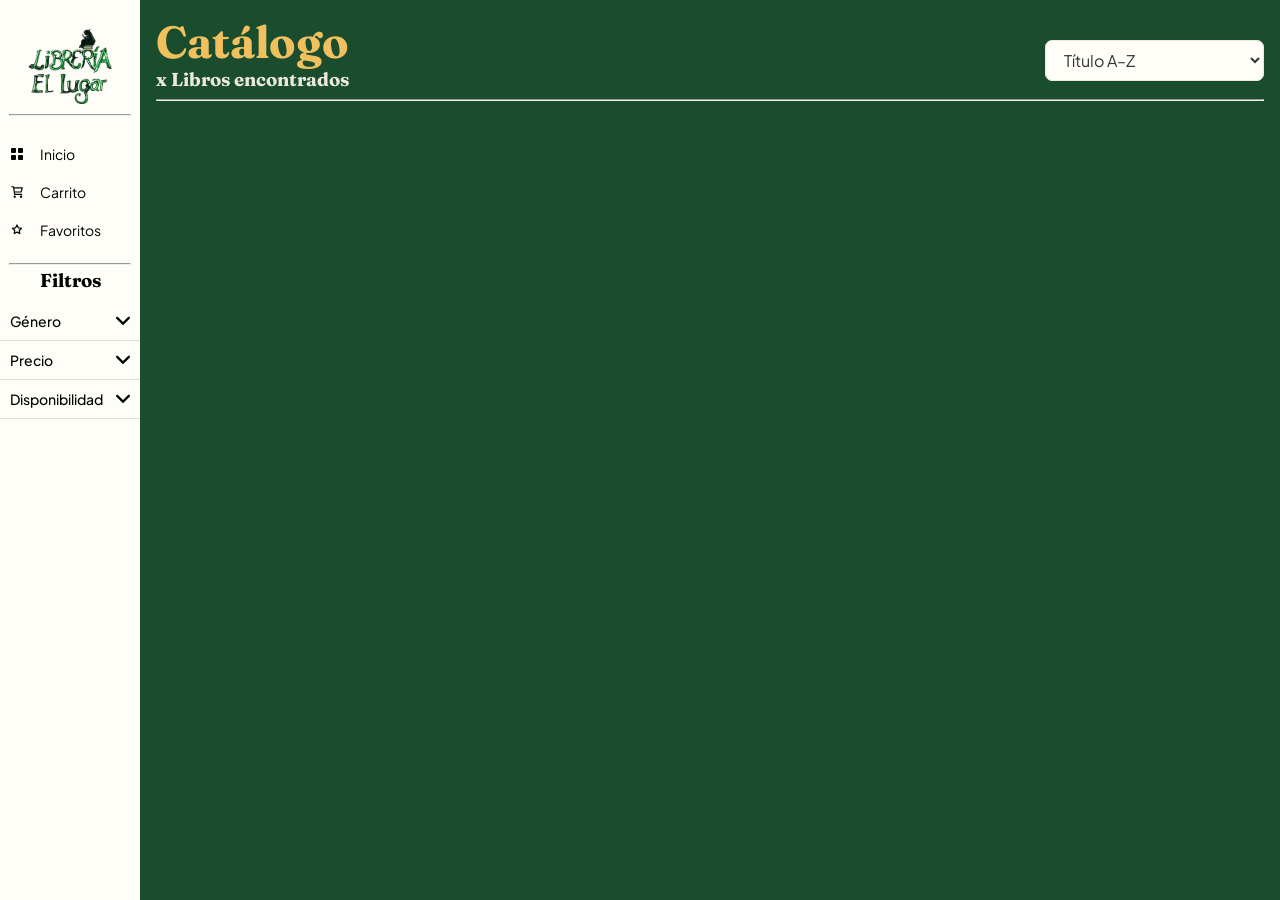
<file: www/catalogue.html>
<!DOCTYPE html>
<html lang="en">
<head>
    <meta charset="UTF-8">
    <meta name="viewport" content="width=device-width, initial-scale=1.0">
    <title>Catálogo | El lugar</title>
 
    <link rel="preconnect" href="https://fonts.googleapis.com">
    <link rel="preconnect" href="https://fonts.gstatic.com" crossorigin>
    <link href="https://fonts.googleapis.com/css2?family=Fraunces:ital,opsz,wght@0,9..144,100..900;1,9..144,100..900&family=Plus+Jakarta+Sans:ital,wght@0,200..800;1,200..800&display=swap" rel="stylesheet">
 
    <link rel="stylesheet" href="src/css/components.css">
    <link rel="stylesheet" href="src/css/catalogue.css">
</head>
 
<body>
    <div class="custom-row">
        <nav class="nav-menu">
 
            <header class="nav-logo">
                <div class="logo-container">
                    <img src="Resources/logos/libreriaElLugar.png">
                </div>
                <hr style="margin: 10px 0px; width: 100%;">
            </header>
 
            <div class="nav-item" id="inicioBtn">
                <svg class="icon" viewBox="0 0 14 14" fill="none"><rect x="1" y="1" width="5" height="5" rx="1" fill="currentColor"/><rect x="8" y="1" width="5" height="5" rx="1" fill="currentColor"/><rect x="1" y="8" width="5" height="5" rx="1" fill="currentColor"/><rect x="8" y="8" width="5" height="5" rx="1" fill="currentColor"/></svg>
                <p>Inicio</p>
            </div>
            <div class="nav-item uC">
                <svg class="icon" viewBox="0 0 24 24" fill="none" xmlns="http://www.w3.org/2000/svg"><path d="M6.29977 5H21L19 12H7.37671M20 16H8L6 3H3M9 20C9 20.5523 8.55228 21 8 21C7.44772 21 7 20.5523 7 20C7 19.4477 7.44772 19 8 19C8.55228 19 9 19.4477 9 20ZM20 20C20 20.5523 19.5523 21 19 21C18.4477 21 18 20.5523 18 20C18 19.4477 18.4477 19 19 19C19.5523 19 20 19.4477 20 20Z" stroke="currentColor" stroke-width="2" stroke-linecap="round" stroke-linejoin="round"/></svg>
                <p>Carrito</p>
            </div>
            <div class="nav-item uC">
                <svg class="icon" viewBox="0 0 14 14" fill="none"><path d="M7 2l1.4 2.8 3.1.45-2.25 2.2.53 3.1L7 9.1l-2.78 1.45.53-3.1L2.5 5.25l3.1-.45L7 2z" stroke="currentColor" stroke-width="1.2" stroke-linejoin="round"/></svg>
                <p>Favoritos</p>
            </div>
 
            <header class="nav-header">
                <hr style="margin: 4px 0px; width: 100%;">
                <h3>Filtros</h3>
            </header>
 
            <!-- Todo lo de abajo scrollea junto sin mover el logo ni el nav principal -->
            <div class="filters-wrapper">
 
                <!-- GÉNERO — lista larga con buscador interno -->
                <div class="filter-item">
                    <div class="filter-header" onclick="toggleFilter(this)">
                        <p>Género</p>
                        <div class="arrow-container">
                            <svg class="icon" fill="currentColor" viewBox="0 0 30.727 30.727" xml:space="preserve"><path d="M29.994,10.183L15.363,24.812L0.733,10.184c-0.977-0.978-0.977-2.561,0-3.536c0.977-0.977,2.559-0.976,3.536,0l11.095,11.093L26.461,6.647c0.977-0.976,2.559-0.976,3.535,0C30.971,7.624,30.971,9.206,29.994,10.183z"/></svg>
                        </div>
                    </div>
                    <div class="filter-body">
                        <div class="filter-search">
                            <input type="text" placeholder="Buscar género…" oninput="filterGenres(this.value)">
                        </div>
                        <div class="genre-list" id="genreList"></div>
                    </div>
                </div>
 
                <!-- PRECIO -->
                <div class="filter-item">
                    <div class="filter-header" onclick="toggleFilter(this)">
                        <p>Precio</p>
                        <div class="arrow-container">
                            <svg class="icon" fill="currentColor" viewBox="0 0 30.727 30.727" xml:space="preserve"><path d="M29.994,10.183L15.363,24.812L0.733,10.184c-0.977-0.978-0.977-2.561,0-3.536c0.977-0.977,2.559-0.976,3.536,0l11.095,11.093L26.461,6.647c0.977-0.976,2.559-0.976,3.535,0C30.971,7.624,30.971,9.206,29.994,10.183z"/></svg>
                        </div>
                    </div>
                    <div class="filter-body">
                        <div class="price-inputs">
                            <input type="range" min="100" max="5000" value="2500" step="100"
                                   oninput="document.getElementById('priceVal').textContent='$'+this.value">
                            <div class="price-row">
                                <span>$100</span>
                                <span id="priceVal">$2500</span>
                            </div>
                        </div>
                    </div>
                </div>
 
                <!-- DISPONIBILIDAD -->
                <div class="filter-item">
                    <div class="filter-header" onclick="toggleFilter(this)">
                        <p>Disponibilidad</p>
                        <div class="arrow-container">
                            <svg class="icon" fill="currentColor" viewBox="0 0 30.727 30.727" xml:space="preserve"><path d="M29.994,10.183L15.363,24.812L0.733,10.184c-0.977-0.978-0.977-2.561,0-3.536c0.977-0.977,2.559-0.976,3.536,0l11.095,11.093L26.461,6.647c0.977-0.976,2.559-0.976,3.535,0C30.971,7.624,30.971,9.206,29.994,10.183z"/></svg>
                        </div>
                    </div>
                    <div class="filter-body">
                        <div class="avail-chips">
                            <label class="avail-chip"><input type="checkbox" checked> En stock</label>
                            <label class="avail-chip"><input type="checkbox"> Preventa</label>
                        </div>
                    </div>
                </div>
 
            </div><!-- /filters-wrapper -->
 
        </nav>
        <main class="product-shell">
            <header class="product-header">
                <div class="row">
                    <div class="column">
                        <h1>Catálogo</h1>
                        <h3>x Libros encontrados</h3>
                    </div>
                    <select class="sort-select" id="sortSelect">
                        <option value="alpha">Título A–Z</option>
                        <option value="price-asc">Precio: menor a mayor</option>
                        <option value="price-desc">Precio: mayor a menor</option>    
                    </select>
                </div>
                
                <hr style="color: #F0C05F;">
            </header>
            <div class="product-body">
                
            </div>

        </main>
    </div>
    
    <script src="src/js/catalogue.js"></script>
</body>
</html>
</file>
<file: docs/src/css/components.css>
html{
    scroll-behavior: smooth;
}

*{
    padding: 0;
    margin: 0;
    
}
body{
    width: 100%;
}

h1,h2{
    font-family: "Fraunces", sans-serif;
    line-height: 1.15;
    font-weight: bold !important;
}
h3{font-family: "Fraunces", sans-serif;}
h1{font-size: clamp(24px, 3.5vw, 46px);}
h2{font-size: clamp(18px, 3vw, 36px);}
a{font-size: clamp(12px, 1.1vw, 15px);}
p{font-family: "Plus Jakarta Sans", sans-serif;
  font-size: clamp(12px, 1.1vw, 15px);}

.carousel-wrapper{
    position: relative; 
    padding: 20px;

    border-left: #000 0px solid;
    border-radius: 10px;

    display: flex;
    align-items: center;
    overflow-x: auto;
} 
.product-row{
    display: flex; 
    overflow-x: auto; 
    gap: 1rem; scroll-behavior: smooth; 
    padding: 20px;
    scroll-snap-type: x mandatory;
    mask-image: linear-gradient(
        to right,
        transparent,
        black 3%,
        black 97%,
        transparent
    );

    -webkit-mask-image: linear-gradient(
        to right,
        transparent,
        black 10%,
        black 90%,
        transparent
    );
} 
.product-row::-webkit-scrollbar {
    height: 6px; 
}

.product-row::-webkit-scrollbar-track {
    background: transparent;
}

.product-row::-webkit-scrollbar-thumb {
    background: #c8c5b0;
    border-radius: 999px;
}

.product-row::-webkit-scrollbar-thumb:hover {
    background: #a8a58f;
}
.card{ 
    background-color: #C2A85A;
    flex: 0 0 auto; 
    border-radius: 20px;
    overflow: hidden;
    scroll-snap-align: start;
    
    transition: all 0.3s ease;
}
.carousel-wrapper .card{ 
    width: clamp(150px, 15vw, 300px);
}

.carousel-wrapper .card:hover{
    
    cursor: pointer;
    transform: scale(1.05);
    box-shadow: 0 0 0 5px #C2A85A;
}

.card img{
    width: 100%;
    aspect-ratio: 2 / 3; 
    object-fit: cover;
    display: block;
}
.libroMes .card{
    width: 9vw;
    min-width: unset; 
}
.libroMes>*{
    margin-bottom: 0;
}
.scroll-btn{ 
    position: absolute; 
    top: 50%; transform: translateY(-50%); 
    background: rgba(0,0,0,0.7); 
    border: none; 
    color: white; 
    font-size: 24px; 
    padding: 10px; 
    cursor: pointer; 
    border-radius: 50%; 
} 
.scroll-left{ 
    left: 10px; 
} 
.scroll-right{ 
    right: 10px; 
}

.button{
    all: unset;

    font-family: "Plus Jakarta Sans", sans-serif;
    width: fit-content ;
    padding: 10px 15px;
    border-radius: 20px;
    transition: all 0.3s ease;
}
.button:hover{
    cursor: pointer;
    transform: translateY(-5px);
}

@media (max-width: 768px){
    .button{
        font-size: 0.9rem;
        padding: 5px 10px;
    }
}

/* ---------- NOTIFICATION ---------- */

.notification {
    display: none;
    position: fixed;
    top: 30px;
    right: 30px;
    border-radius: 12px;
    padding: 20px 24px;
    box-shadow: 0 10px 30px rgba(0, 0, 0, 0.2);
    z-index: 9999;
    transform: translateX(400px);
    transition: transform 0.4s cubic-bezier(0.34, 1.56, 0.64, 1);
    font-family: "Plus Jakarta Sans", sans-serif;
    max-width: 400px;
    animation: slideIn 0.4s cubic-bezier(0.34, 1.56, 0.64, 1);
}

.notification.show {
    display: block;
    transform: translateX(0);
    animation: slideIn 0.4s cubic-bezier(0.34, 1.56, 0.64, 1);
}

.notification.hide {
    animation: slideOut 0.4s cubic-bezier(0.34, 1.56, 0.64, 1) forwards;
}

.success-notification {
    background-color: #1B4D3E;
    color: #EBE9DA;
    border-left: 4px solid #4EE89A;
}

.error-notification {
    background-color: #5C2E2E;
    color: #EBE9DA;
    border-left: 4px solid #FF6B6B;
}

@keyframes slideIn {
    from {
        transform: translateX(400px);
        opacity: 0;
    }
    to {
        transform: translateX(0);
        opacity: 1;
    }
}

@keyframes slideOut {
    from {
        transform: translateX(0);
        opacity: 1;
    }
    to {
        transform: translateX(400px);
        opacity: 0;
    }
}

.notification-content {
    display: flex;
    gap: 15px;
    align-items: flex-start;
}

.notification-icon {
    width: 24px;
    height: 24px;
    flex-shrink: 0;
    margin-top: 2px;
}

.success-icon {
    color: #4EE89A;
    animation: checkmark 0.6s cubic-bezier(0.68, -0.55, 0.265, 1.55) 0.2s both;
}

.error-icon {
    color: #FF6B6B;
    animation: errorShake 0.6s cubic-bezier(0.68, -0.55, 0.265, 1.55) 0.2s both;
}

@keyframes checkmark {
    0% {
        transform: scale(0) rotate(-45deg);
        opacity: 0;
    }
    50% {
        transform: scale(1.2) rotate(10deg);
    }
    100% {
        transform: scale(1) rotate(0);
        opacity: 1;
    }
}

@keyframes errorShake {
    0% {
        transform: scale(0) rotate(0deg);
        opacity: 0;
    }
    50% {
        transform: scale(1.2) rotate(-10deg);
    }
    100% {
        transform: scale(1) rotate(0);
        opacity: 1;
    }
}

.notification-text {
    flex: 1;
}

.notification-text h3 {
    margin: 0;
    font-family: "Fraunces", serif;
    font-size: 16px;
    margin-bottom: 4px;
}

.success-notification .notification-text h3 {
    color: #C8922B;
}

.error-notification .notification-text h3 {
    color: #FF6B6B;
}

.notification-text p {
    margin: 0;
    font-size: 14px;
    color: #EBE9DA;
    line-height: 1.4;
}

/* ---------- RESPONSIVE ---------- */

@media (max-width: 768px) {
    .notification {
        top: 20px;
        right: 20px;
        left: 20px;
        max-width: unset;
        padding: 16px 20px;
    }
}
</file>
<file: docs/src/css/modal.css>
/* ---------- MODAL ---------- */
.form-modal-bg{
    background-image: url(../../Resources/fondos/flores.svg);
}
.modal-dialog {
    max-width: 1000px;
    width: 90%;
}
.modal-content {
    background-color: #EBE9DA;
    overflow: hidden;
}
.modal-header{
    color: #C8922B;
}
.modal-open{
    padding: none !important;
}
.form-modal-bg .modal-header{
    border-bottom: 1px solid #23693e;
    padding: 1rem 2rem;
}

.form-modal-bg .modal-title{
    color: #C8922B;
    font-family: "Fraunces", serif;
}

.form-modal-bg .btn-close{
    filter: invert(1);
}

/* ---------- modal-nav ---------- */
.modal-close {
    position: absolute !important;
    top: 12px;
    right: 14px;
    z-index: 10;
    background: transparent;
    border: none;
    cursor: pointer;
    color: #000;
    padding: 4px;
    border-radius: 6px;
    display: flex;
    align-items: center;
    justify-content: center;
    transition: opacity 0.2s ease, transform 0.2s ease;
    opacity: 0.45;
}

.modal-close:hover {
    opacity: 1;
    transform: rotate(90deg);
}


.modal-nav{
    width: 100%;
    border-bottom: 1px solid #23693e;
    padding: 0 2rem;
    display: flex;
    align-items: center;
    justify-content: space-between;
}
.unsetter{
    position: unset;
}
.modal-nav .button{
    position: relative;
    border: none;
    background: transparent;
    color: #000;
    cursor: pointer;
}

.modal-nav .button:hover{
    transform: none;
    font-weight: bold;
}

.modal-nav .button::after{
    content: "";
    position: absolute;

    left: 50%;
    bottom: -1px;

    width: 0;
    height: 2px;

    background-color: #C8922B;

    transform: translateX(-50%);
    transition: 0.3s;
}

.modal-nav .button.active::after{
    width: 80%;
}

/* ---------- FORMULARIOS ---------- */

.register,
.login{
    display: none;
}

.register.active,
.login.active{
    display: flex;
    flex-direction: column;
    padding: 2rem;
}
.header{
    margin-bottom: 2rem;
}

.header h1{
    color: #C8922B;
    font-family: "Fraunces", serif;
}


/* ---------- GRID ---------- */

.row{
    width: 100%;
    margin-bottom: 1rem;

    display: flex;
    gap: 1rem;
}

.column{
    flex: 1;
    display: flex;
    flex-direction: column;
}

.column-2{
    flex: 1;
    display: flex;
    flex-direction: column;
}

/* ---------- INPUTS ---------- */

label{
    color: #000;
    margin-bottom: .5rem;
    font-family: "Fraunces", serif;
}
.form-input{
    width: 100%;
    padding: 14px;

    border-radius: 10px;
    border: 1px solid #23693e;

    background-color: #133620;
    color: #EBE9DA;

    font-family: "Plus Jakarta Sans", sans-serif;
}
.form-input:focus{
    outline: none;
    box-shadow: 0 0 5px #23693e;
}

/* ---------- BOTÓN ---------- */

.button2{
    background-color: #C8922B;
    color: white;

    border: none;
    border-radius: 30px;

    width: fit-content;
    padding: 12px 24px;

    transition: .3s;
}

.button2:hover{
    transform: translateY(-3px);
}

/* ---------- DASHBOARD ---------- */

.admin-dashboard-page {
    min-height: 100vh;
    padding: 2rem;
    display: flex;
    flex-direction: column;
    align-items: center;
    justify-content: center;
    gap: 1.25rem;
    background-color: #EBE9DA;
}

.admin-dashboard-card {
    width: min(90vw, 800px);
}

.admin-dashboard-back {
    align-self: center;
}

.dashboard-modal {
    background-color: #EBE9DA;
    border-radius: 20px;
    border: none;
    box-shadow: 0 20px 60px rgba(0, 0, 0, 0.15);
    overflow: hidden;
}

.dashboard-header {
    padding: 2.5rem 2rem 2rem;
    text-align: center;
    background: linear-gradient(135deg, rgba(194, 168, 90, 0.08) 0%, rgba(200, 146, 42, 0.05) 100%);
    position: relative;
}

.dashboard-icon {
    display: flex;
    justify-content: center;
    margin-bottom: 1rem;
    animation: slideDown 0.6s cubic-bezier(0.34, 1.56, 0.64, 1);
}

@keyframes slideDown {
    from {
        opacity: 0;
        transform: translateY(-20px);
    }
    to {
        opacity: 1;
        transform: translateY(0);
    }
}

.dashboard-header.warning-header {
    background: linear-gradient(135deg, rgba(255, 107, 107, 0.08) 0%, rgba(255, 107, 107, 0.05) 100%);
}

.warning-icon svg {
    animation: slideDown 0.6s cubic-bezier(0.34, 1.56, 0.64, 1);
}

.dashboard-header h2 {
    color: #C8922B;
    font-family: "Fraunces", serif;
    font-size: 2rem;
    margin-bottom: 0.5rem;
    font-weight: bold;
}

.dashboard-header p {
    color: #23693e;
    font-size: 15px;
    margin: 0;
    font-family: "Plus Jakarta Sans", sans-serif;
    font-weight: 500;
}

.dashboard-divider {
    height: 2px;
    background: linear-gradient(90deg, transparent, #C2A85A 20%, #C2A85A 80%, transparent);
    margin: 0;
}

.dashboard-actions {
    display: flex;
    flex-direction: column;
    gap: 16px;
    padding: 2.5rem 2rem;
}

.dashboard-btn {
    all: unset;
    display: flex;
    align-items: center;
    justify-content: center;
    gap: 12px;
    padding: 14px 24px;
    border-radius: 12px;
    font-family: "Plus Jakarta Sans", sans-serif;
    font-size: 16px;
    font-weight: 600;
    cursor: pointer;
    transition: all 0.3s cubic-bezier(0.34, 1.56, 0.64, 1);
    border: 2px solid;
    position: relative;
    overflow: hidden;
}

.dashboard-btn::before {
    content: '';
    position: absolute;
    inset: 0;
    background: rgba(255, 255, 255, 0.1);
    opacity: 0;
    transition: opacity 0.3s;
}

.dashboard-btn:hover::before {
    opacity: 1;
}

.dashboard-btn svg {
    width: 20px;
    height: 20px;
    transition: transform 0.3s;
}

.dashboard-btn:hover svg {
    transform: scale(1.15);
}

.logout-btn {
    background: linear-gradient(135deg, #1B4D3E 0%, #23693e 100%);
    color: #EBE9DA;
    border-color: #1B4D3E;
}

.logout-btn:hover {
    background: linear-gradient(135deg, #0d2d23 0%, #1a4f33 100%);
    border-color: #0d2d23;
    transform: translateY(-4px);
    box-shadow: 0 10px 25px rgba(27, 77, 62, 0.35);
}

.delete-btn {
    background-color: #EBE9DA;
    color: #C8922B;
    border-color: #C8922B;
    font-weight: 600;
}

.delete-btn:hover {
    background-color: #C8922B;
    color: #EBE9DA;
    border-color: #C8922B;
    transform: translateY(-4px);
    box-shadow: 0 10px 25px rgba(200, 146, 42, 0.35);
}

.delete-confirm-content {
    padding: 2.5rem 2rem;
}

.delete-confirm-content h2 {
    color: #C8922B;
    font-family: "Fraunces", serif;
    font-size: 1.8rem;
    margin-bottom: 1.5rem;
    font-weight: bold;
}

.delete-confirm-content p {
    color: #555;
    margin-bottom: 2.5rem;
    line-height: 1.8;
    font-family: "Plus Jakarta Sans", sans-serif;
    font-size: 15px;
}

.form-group {
    margin-bottom: 2rem;
}

.form-group label {
    display: block;
    margin-bottom: 0.8rem;
    color: #23693e;
    font-family: "Fraunces", serif;
    font-weight: 600;
    font-size: 15px;
}

.form-group input.form-input {
    background-color: #133620;
    color: #EBE9DA;
    border: 2px solid #23693e;
    padding: 12px 16px;
    border-radius: 10px;
    font-size: 15px;
    font-family: "Plus Jakarta Sans", sans-serif;
    transition: all 0.3s ease;
}

.form-group input.form-input:focus {
    outline: none;
    border-color: #C8922B;
    box-shadow: 0 0 10px rgba(200, 146, 42, 0.2);
}

.delete-confirm-buttons {
    display: flex;
    justify-content: end;
    gap: 12px;
    margin-top: 2rem;
}

.delete-confirm-buttons button {
    flex: 1;
    all: unset;
    display: flex;
    align-items: center;
    justify-content: center;
    gap: 12px;
    padding: 14px 24px;
    border-radius: 12px;
    font-family: "Plus Jakarta Sans", sans-serif;
    font-size: 16px;
    font-weight: 600;
    cursor: pointer;
    transition: all 0.3s cubic-bezier(0.34, 1.56, 0.64, 1);
    border: 2px solid;
}

.cancel-btn {
    background-color: #EBE9DA;
    color: #23693e;
    border-color: #C2A85A;
}

.cancel-btn:hover {
    background-color: #C2A85A;
    color: #EBE9DA;
    transform: translateY(-4px);
    box-shadow: 0 10px 25px rgba(194, 168, 90, 0.3);
}

.delete-btn {
    background-color: #FF6B6B;
    color: #fff;
    border-color: #FF6B6B;
}

.delete-btn:hover {
    background-color: #E55555;
    border-color: #E55555;
    transform: translateY(-4px);
    box-shadow: 0 10px 25px rgba(255, 107, 107, 0.4);
}

.admin-header {
    background: linear-gradient(135deg, rgba(35, 105, 62, 0.12) 0%, rgba(194, 168, 90, 0.08) 100%);
}

.admin-header h2 {
    color: #1B4D3E;
}

.admin-header p {
    color: #23693e;
}

.admin-icon svg {
    animation: slideDown 0.6s cubic-bezier(0.34, 1.56, 0.64, 1);
}

.admin-panel-content {
    padding: 2rem;
}

.admin-actions {
    display: grid;
    grid-template-columns: 1fr;
    gap: 16px;
}

.admin-btn {
    background-color: #EBE9DA;
    color: #1B4D3E;
    border-color: #23693e;
    font-weight: 600;
    transition: all 0.3s cubic-bezier(0.34, 1.56, 0.64, 1);
}

.admin-btn:hover {
    background: linear-gradient(135deg, #23693e 0%, #1B4D3E 100%);
    color: #EBE9DA;
    border-color: #1B4D3E;
    transform: translateY(-4px);
    box-shadow: 0 10px 25px rgba(27, 77, 62, 0.35);
}

.admin-btn svg {
    width: 20px;
    height: 20px;
}
.modal-tabs{
   display: flex;
   align-items: center;
   justify-content: center;
   flex-direction: row;
   width: fit-content;
   height: fit-content; 
}
/* ---------- RESPONSIVE ---------- */

@media (max-width: 768px){

    .row{
        flex-direction: column;
    }

    .register.active,
    .login.active{
        padding: 1rem;
    }

    .modal-nav{
        padding: 0 1rem;
    }

    .dashboard-modal {
        border-radius: 16px;
    }

    .dashboard-header {
        padding: 2rem 1.5rem 1.5rem;
    }

    .dashboard-header h2 {
        font-size: 1.6rem;
    }

    .dashboard-icon {
        margin-bottom: 0.8rem;
    }

    .dashboard-icon svg {
        width: 40px;
        height: 40px;
    }

    .dashboard-actions {
        padding: 1.5rem 1.5rem;
        gap: 12px;
    }

    .dashboard-btn {
        padding: 12px 20px;
        font-size: 15px;
    }

    .dashboard-btn svg {
        width: 18px;
        height: 18px;
    }

    .delete-confirm-content {
        padding: 2rem 1.5rem;
    }

    .delete-confirm-content h2 {
        font-size: 1.5rem;
        margin-bottom: 1rem;
    }

    .delete-confirm-content p {
        font-size: 14px;
        margin-bottom: 1.5rem;
    }

    .form-group {
        margin-bottom: 1.5rem;
    }

    .delete-confirm-buttons {
        flex-direction: column;
    }

    .delete-confirm-buttons .delete-btn,
    .cancel-btn {
        width: 100%;
        padding: 12px 20px;
        font-size: 15px;
    }
}
@media (max-width: 575.98px) {
  .modal-dialog {
    min-width: min(100vw - 1rem, var(--bs-modal-width));
    margin: 0 auto;
  }

}
</file>
<file: docs/src/css/header.css>
.main-nav{
    font-family: "Plus Jakarta Sans", sans-serif;
    
    height: 16vh;
    width: 100%;
    transition: height 0.3s ease;
    display: flex;
    flex-direction: column;

    background: #EBE9DA;
    position: sticky !important;
    top: 0;
    left: 0;
    z-index: 1;

    border-bottom: #b8b6ad 1px solid;
    padding-top: 5px;

    overflow-x: visible;
}
.sub-nav{
    display: flex;
    align-items: center;
    justify-content: center;
    gap: 1rem;
    height: 5vh;
    width: 100%;
    list-style: none;
    text-decoration: none;
    margin: 0;
    padding: 0;
}
.sub-nav li{
    display: flex;
    justify-content: center;
    align-items: center;
}
.header-container{
    display: flex;
    flex: 1;
    height: 10vh;
    flex-direction: row;
    justify-content: center;
    align-items: center;
    transition: transform 0.3s ease;
    gap: 1rem;
}
.main-nav.hidden{
    height: 5vh;
    overflow: hidden
}
#header{
    transition:all 0.3s ease;
}
.main-nav.hidden #header {
    height: 0;
    opacity: 0;
    pointer-events: none;
}
.logo-container{

    height: 5vw;
    min-height: 60px;
    max-height: 90px;
    width: 10vw;
    display: flex;
    align-items: center;
    justify-content: center;
}
.logo-container img{
    height: 100%;
    width: auto;
    object-fit: contain;
    filter: drop-shadow(0 0 3px #fff);
}

.searchbar-form button {
    border: none;
    background: none;
    color: #1A1A1A;
    display: flex;
    align-items: center;
    justify-content: center;
}

.searchbar-form {
    --timing: 0.3s;
    --width-of-input: clamp(150px, 15vw, 275px);
    --height-of-input: clamp(30px, 3vw, 50px);
    --border-height: 4px;
    --input-bg: #FFFDF7;
    --border-color: #1B4D2E;
    --border-radius: 30px;
    --after-border-radius: 1px;
    position: relative;
    border: #000 1px solid;
    width: var(--width-of-input);
    height: var(--height-of-input);
    display: flex;
    align-items: center;
    padding-inline: 0.8em;
    border-radius: var(--border-radius);
    transition: border-radius 0.5s ease;
    background: var(--input-bg,#fff);

    z-index: 100;
}

.searchbar-form .search-input {
    font-size: 0.9rem;
    background-color: transparent;
    width: 100%;
    height: 100%;
    padding-inline: 0.5em;
    padding-block: 0.7em;
    border: none;
}

.searchbar-form .search-input::placeholder{
    color: #1A1A1A;
}

.searchbar-form:before {
    content: "";
    position: absolute;
    background: var(--border-color);
    transform: scaleX(0);
    transform-origin: center;
    width: 100%;
    height: var(--border-height);
    left: 0;
    bottom: 0;
    border-radius: 1px;
    transition: transform var(--timing) ease;
}

.searchbar-form:focus-within {
    border-radius: var(--after-border-radius);
}

input:focus {
    outline: none;
}

.searchbar-form:focus-within:before {
    transform: scale(1);
}
.searchbar-form .reset {
    border: none;
    background: none;
    opacity: 0;
    visibility: hidden;
    display: flex;
    align-items: center;
    justify-content: center;
    color: currentColor;
    cursor: pointer;
}

.searchbar-form input:not(:placeholder-shown) ~ .reset {
    opacity: 1;
    visibility: visible;
}
.searchbar-form svg {
    width: 17px;
}

.search-suggestions-dropdown {
    position: absolute;
    top: 100%;
    left: 0;
    right: 0;
    background: #FFFDF7;
    border: 0.5px solid #E8E4D4;
    border-top: none;
    border-radius: 0 0 7px 7px;
    max-height: 0;
    overflow: hidden;
    opacity: 0;
    transition: max-height 0.3s ease, opacity 0.2s ease;
    z-index: 101;
}

.search-suggestions-dropdown.open {
    max-height: 400px;
    opacity: 1;
    overflow-y: auto;
}

.suggestion-item {
    padding: 12px 14px;
    border-bottom: 0.5px solid #E8E4D4;
    cursor: pointer;
    transition: background-color 0.2s ease;
}

.suggestion-item:hover,
.suggestion-item.selected {
    background-color: #F5F3EA;
}

.suggestion-item.selected {
    background-color: #E8D4B0;
}

.suggestion-item.no-results,
.suggestion-item.error {
    text-align: center;
    color: #999;
    cursor: default;
    padding: 20px;
}

.suggestion-title {
    font-family: 'Fraunces', serif;
    font-size: 14px;
    font-weight: 600;
    color: #1A3A26;
    margin-bottom: 2px;
}

.suggestion-author {
    font-family: 'Plus Jakarta Sans', sans-serif;
    font-size: 12px;
    color: #666;
    margin-bottom: 4px;
}

.suggestion-price {
    font-family: 'Plus Jakarta Sans', sans-serif;
    font-size: 12px;
    font-weight: 700;
    color: #1B4D2E;
}

.nav-item {
position: relative;
display: inline-block;
text-decoration: none;
height: calc(100% - 15px);
}
.nav-item a{
    cursor: pointer;
    text-decoration: none;
    color: #000;
    font-weight: bold;
}

.nav-item::after {
content: "";
position: absolute;
left: 50%;
bottom: -4px;
width: 0;
height: 2px;
background-color: #0E5A2D;
transition: all 0.3s ease;
transform: translateX(-50%);
}

.nav-item:hover::after {
width: 100%;
}
.nav-item a:hover{
    color: #C8922B;
}

.icon-container {
    display: flex;
    align-items: center;
    justify-content: center;
    background-color: #FFFDF7;
    width: clamp(40px, 2.5vw, 60px);
    border: #000 2px solid;
    border-radius: 50%;
    padding: 10px;
    transition: all 0.3s ease;

    color: black;
}

.icon-container:hover {
    cursor: pointer;
    border: #16b151 2px solid;
    color: #16b151;

    transform: translateY(-5px);
}

.icon {
  width: 100%;
  height: 100%;
  fill: none;
}

@media (max-width: 512px){
    .searchbar-form{
        --width-of-input: 120px;
    }
    #cartBtn{
        display: none;
    }
    .sub-nav{
        display: none;
    }
    .main-nav{
        height: 11vh;
        padding-bottom: 10px;
    }
    .header-container{
        height: fit-content;
    }
}
</file>
<file: docs/src/css/index.css>
.main-section{
    height: 85vh;
    width: 100%;
    font-family: 'Fraunces', sans-serif;

    position: relative;
    padding: 2.5rem;  
}

.main-section p{
    font-family: "Plus Jakarta Sans", sans-serif;
}

.main-section#inicio{
    background-image: url(../../Resources/fondos/flores.svg);
    padding: 0px 2.5rem;
    background-color: #1B4D2E;

    color: #fff;

    display: flex;
    align-items: center;

}
.two-parter{
    width: 50% ;
    height: 80%;
    gap: 2rem;
}
.two-parter .container{
    width: fit-content;
    
}
.row{
    justify-content: space-evenly;
    display: flex;
    flex-direction: row;
    
}

.main-section .cifras{
    color: #C2A85A;
    font-weight: bold;
    display: flex;
    justify-content: center;
}
.cifras-container{
    width: fit-content;
}
.cifra{
    font-variant-numeric: tabular-nums;
    display: inline-block;
    text-align: left;
}
.cifras-container br{
    display: none;
}
.main-section#destacados{
    background-color: #EBE9DA;
    padding: 2.5rem;
    display: flex;

    flex-direction: column;
}

#btnCatalogue{
    background-color: #F0C05F;
    color: black;
    font-weight: bold;
}
#btnLocation{
    border: 2px solid #fff;
}

.section-header{
    height: fit-content;
    color: #C8922B;
    width: 100%;
}
.section-title{
    width: fit-content;
}
.contact-header{
    margin-bottom: 1rem;
}
.contact-section{

    box-sizing: border-box;
    background-image: url(../../Resources/fondos/flores2.svg);
    color: white;

    display: flex;
    flex-direction: column;

}
.contact-body{
    display: flex;
    justify-content: space-around;

}
.contact-container{
    width: 20vw;
    height: fit-content;
    display: flex;
    align-items: center;
    
    flex-direction: column;
    gap: 1rem;
}
.contact-container a{
    all: unset;
}
.contact-container a:hover{
    cursor: pointer;
}

.contact-container p{
    display: flex;
    justify-content: center !important;
    align-items: center;
    flex-direction: row;
}
.contact-container img{
    display: flex;
    align-items: center;
    justify-content: center;
    height: 1.5rem;
    width: auto;

    color: white;
    fill: white;

    margin-right: 0.7rem;
}

.map-container{
    height: 35vh;
    display: flex;
    align-items: center;
    justify-content: center;

}
.map-container iframe{
    width: 40%;
    height: 100%;
    border-radius: 10px;
}

#inicio, #contacto, #destacados, #galeria {
    scroll-margin-top: 15vh;
}


.gallery-section{
    height: fit-content;
    padding: 0;
    background-color: #1B4D2E;

    background-position: center;
    background-repeat: no-repeat;
    background-size: cover;

    display: flex;
    flex-direction: column;
    gap: 2.5rem;
}

.gallery-header-container{
    border-radius: 0px 0px 50px 50px;
    height: fit-content;
    width: 100%;

    backdrop-filter: blur(10px) grayscale(100%);
    -webkit-backdrop-filter: blur(10px) grayscale(100%);

}

.gallery-header{
    width: 100%;
    color: #FFFDF7;

    border-radius: 5px;

    height: fit-content;

    display: flex;
    align-items: center;
    justify-content: space-around;
    flex-direction: column;
}

.gallery-wrap {
    padding: 3rem 1.5rem;
    width: 65%;
    margin: 0 auto;
}

.gallery-header {
    text-align: center;
    margin-bottom: 2rem;
}

.gallery-title {
    font-family: 'Cormorant Garamond', serif;
    color: var(--color-text-primary);
    margin: 0 0 0.5rem;
    line-height: 1.15;
}

.gallery-title span { color: #C2A85A; font-style: italic; }

.gallery-rule {
    width: 40px;
    height: 1px;
    background: #C2A85A;
    margin: 0 auto;
    opacity: 0.6;
}

.gallery-intro {
    max-width: 480px;
    line-height: 1.85;
    margin: 1rem auto 0;
    letter-spacing: 0.02em;

    font-size: clamp(12px, 2vw, 18px);
}

.gallery-grid {
    display: grid;
    grid-template-columns: 1fr 1fr;
    gap: 12px;
    margin-bottom: 12px;
}

.gallery-row2 {
    display: grid;
    grid-template-columns: 1fr 1fr 1fr;
    gap: 12px;
    margin-bottom: 12px;
}

.gallery-row3 {
    display: grid;
    grid-template-columns: 2fr 1fr;
    gap: 12px;
}

.gallery-cell {
    position: relative;
    overflow: hidden;
    background: var(--color-background-secondary);
}

.gallery-cell::after {
    content: '';
    display: block;
    padding-top: 70%;
}

.gallery-cell.tall::after { padding-top: 130%; }
.gallery-cell.short::after { padding-top: 56%; }
.gallery-cell.square::after { padding-top: 100%; }

.gallery-cell img {
    position: absolute;
    inset: 0;
    width: 100%;
    height: 100%;
    object-fit: cover;
    transition: transform 0.7s cubic-bezier(0.25, 0.46, 0.45, 0.94);
}

.gallery-cell:hover img { transform: scale(1.05); }

.gallery-veil {
    position: absolute;
    inset: 0;
    background: rgba(20, 14, 3, 0);
    transition: background 0.4s;
    display: flex;
    flex-direction: column;
    justify-content: flex-end;
    padding: 18px;
    z-index: 1;
}

.gallery-cell:hover .gallery-veil {
    background: rgba(20, 14, 3, 0.42);
}

.gallery-tag {
    font-size: 10px;
    letter-spacing: 0.2em;
    text-transform: uppercase;
    color: #C2A85A;
    opacity: 0;
    transform: translateY(6px);
    transition: opacity 0.35s, transform 0.35s;
    margin-bottom: 3px;
}

.gallery-caption {
    font-family: 'Cormorant Garamond', serif;
    font-weight: 300;
    font-style: italic;
    font-size: 17px;
    color: rgba(255,255,255,0);
    transition: color 0.35s 0.05s;
    line-height: 1.2;
}

.gallery-cell:hover .gallery-tag {
    opacity: 1;
    transform: translateY(0);
}

.gallery-cell:hover .gallery-caption {
    color: rgba(255,255,255,0.95);
}

.gallery-footer {
    display: flex;
    align-items: center;
    justify-content: center;
    gap: 16px;
    margin-top: 2.5rem;
}

.gallery-line {
    flex: 1;
    height: 0.5px;
    background: var(--color-border-tertiary);
    max-width: 100px;
}

.gallery-btn {
    font-family: 'Jost', sans-serif;
    font-size: 11px;
    font-weight: 400;
    letter-spacing: 0.2em;
    text-transform: uppercase;
    color: #C2A85A;
    border: 0.5px solid #C2A85A;
    padding: 11px 28px;
    background: transparent;
    cursor: pointer;
    transition: background 0.3s, color 0.3s;
}

.gallery-btn:hover { background: #C2A85A; color: #fff; }


.floral-hr-container{
    margin: 10px 0px; 

    height: fit-content;
    width: 100%;
    display: flex;
    align-items: center;
    justify-content: center;
}
.floral-hr{
    height: 5vh;
    width: 100%;
    color: #C2A85A;
}

.book {
    border-radius: 6px 12px 12px 6px;
    flex-shrink: 0;
    transform-origin: bottom center;
    transition: transform 0.3s;

    padding-top: 10px;
}
.books-illustration {
    position: absolute;
    right: 3.5vw;
    bottom: 10px;
    width: fit-content;
    height: fit-content;
    display: flex;
    align-items: flex-end;
    justify-content: center;
    gap: 12px;
    
}

.admin-dashboard-back{
    background-color: #C2A85A;
}
@media (min-width: 768px) {
    .two-parter{
        align-content: center;
    }
    .card{
        width: 285px !important;
    }
}
@media (max-width: 768px){
    .two-parter{
        width: 100%;
        height: fit-content;
    }
    .hide{
        display: none !important;
    }
    .books-illustration{
        display: none;
    }

}
@media (max-width: 512px){
    .cifras-container{
        display: flex;
        flex-direction: row;
        gap: 0.5rem;

        align-items: center;
        justify-content: center;
    }
    .cifras{
        font-size: 26px;
    }
    .gallery-wrap{
        width: 100%;
        padding: 1rem 1rem;
    }
    .main-section{
        height: 90vh;
    }
}

@media (max-width: 768px){
    .contact-section{
        height: fit-content;
    }
    .contact-body{
        flex-direction: column;
        align-items: center;
    }
    .contact-container{
        display: flex;
        align-items: center !important; 
        justify-content: center;
        width: 100%;
    }
    .map-container{
        width: 100%;
    }.contact-section{
        height: fit-content;
    }
    .contact-body{
        flex-direction: column;
        align-items: center;
    }
    .contact-container{
        display: flex;
        align-items: center !important; 
        justify-content: center;
        width: 100%;
    }
    .map-container{
        width: 100%;
    }
    .map-container iframe{
        height: 100%;
        width: 100%;
    }
    .map-container iframe{
        height: 100%;
        width: 100%;
    }
    
}

@media (max-width: 1200px){
    .cifras-container br{
        display: block;
    }
}
</file>
<file: Public/src/css/components.css>
html{
    scroll-behavior: smooth;
}

*{
    padding: 0;
    margin: 0;
    
}
body{
    width: 100%;
}

h1,h2{
    font-family: "Fraunces", sans-serif;
    line-height: 1.15;
    font-weight: bold !important;
}
h3{font-family: "Fraunces", sans-serif;}
h1{font-size: clamp(28px, 3.5vw, 46px);}
h2{font-size: clamp(20px, 3vw, 36px);}
a{font-size: clamp(10px, 1.1vw, 15px);}
p{font-family: "Plus Jakarta Sans", sans-serif;}

.carousel-wrapper{
    position: relative; 
    padding: 20px;

    border-left: #000 0px solid;
    border-radius: 10px;

    display: flex;
    align-items: center;
    overflow-x: auto;
} 
.product-row{
    display: flex; 
    overflow-x: auto; 
    gap: 1rem; scroll-behavior: smooth; 
    padding: 20px;
    scroll-snap-type: x mandatory;
    mask-image: linear-gradient(
        to right,
        transparent,
        black 3%,
        black 97%,
        transparent
    );

    -webkit-mask-image: linear-gradient(
        to right,
        transparent,
        black 10%,
        black 90%,
        transparent
    );
} 
.product-row::-webkit-scrollbar {
    height: 6px; 
}

.product-row::-webkit-scrollbar-track {
    background: transparent;
}

.product-row::-webkit-scrollbar-thumb {
    background: #c8c5b0;
    border-radius: 999px;
}

.product-row::-webkit-scrollbar-thumb:hover {
    background: #a8a58f;
}
.card{ 
    background-color: #C2A85A;
    flex: 0 0 auto; 
    border-radius: 20px;
    overflow: hidden;
    scroll-snap-align: start;
    
    transition: all 0.3s ease;
}
.carousel-wrapper .card{ 
    width: clamp(150px, 15vw, 300px);
}

.carousel-wrapper .card:hover{
    
    cursor: pointer;
    transform: scale(1.05);
    box-shadow: 0 0 0 5px #C2A85A;
}

.card img{
    width: 100%;
    aspect-ratio: 2 / 3; 
    object-fit: cover;
    display: block;
}
.libroMes .card{
    width: 9vw;
    min-width: unset; 
}
.libroMes>*{
    margin-bottom: 0;
}
.scroll-btn{ 
    position: absolute; 
    top: 50%; transform: translateY(-50%); 
    background: rgba(0,0,0,0.7); 
    border: none; 
    color: white; 
    font-size: 24px; 
    padding: 10px; 
    cursor: pointer; 
    border-radius: 50%; 
} 
.scroll-left{ 
    left: 10px; 
} 
.scroll-right{ 
    right: 10px; 
}

.button{
    all: unset;

    font-family: "Plus Jakarta Sans", sans-serif;
    width: fit-content ;
    padding: 10px 15px;
    border-radius: 20px;
    transition: all 0.3s ease;
}
.button:hover{
    cursor: pointer;
    transform: translateY(-5px);
}

@media (max-width: 768px){
    .button{
        font-size: 0.9rem;
        padding: 5px 10px;
    }
}
</file>
<file: Public/src/css/header.css>
.main-nav{
    font-family: "Plus Jakarta Sans", sans-serif;

    transition: transform 0.3s ease;
    height: 16vh;
    width: 100%;
    transition: height 0.3s ease;
    display: flex;
    flex-direction: column;

    background: #EBE9DA;
    position: sticky !important;
    top: 0;
    left: 0;
    z-index: 1;

    border-bottom: #b8b6ad 1px solid;
    padding-top: 5px;

    overflow: hidden;
}
.sub-nav{
    display: flex;
    align-items: center;
    justify-content: center;
    gap: 1rem;
    height: 5vh;
    width: 100%;
    list-style: none;
    text-decoration: none;
    margin: 0;
    padding: 0;
}
.sub-nav li{
    display: flex;
    justify-content: center;
    align-items: center;
}
.header-container{
    display: flex;
    flex: 1;
    height: 10vh;
    flex-direction: row;
    justify-content: center;
    align-items: center;
    transition: transform 0.3s ease;
    gap: 1rem;
}
.main-nav.hidden{
    height: 5vh;
}
#header{
    transition:all 0.3s ease;
}
.main-nav.hidden #header {
    height: 0;
    opacity: 0;
    pointer-events: none;
}
.logo-container{

    height: 6vw;
    min-height: 60px;
    max-height: 100px;
    width: 10vw;
    display: flex;
    align-items: center;
    justify-content: center;

}
.logo-container img{
    height: 100%;
    width: auto;
    object-fit: contain;
    filter: drop-shadow(0 0 3px #fff);
}

.searchbar-form button {
    border: none;
    background: none;
    color: #1A1A1A;
    display: flex;
    align-items: center;
    justify-content: center;
}

.searchbar-form {
    --timing: 0.3s;
    --width-of-input: clamp(150px, 15vw, 275px);
    --height-of-input: clamp(30px, 3vw, 50px);
    --border-height: 4px;
    --input-bg: #FFFDF7;
    --border-color: #1B4D2E;
    --border-radius: 30px;
    --after-border-radius: 1px;
    position: relative;
    border: #000 1px solid;
    width: var(--width-of-input);
    height: var(--height-of-input);
    display: flex;
    align-items: center;
    padding-inline: 0.8em;
    border-radius: var(--border-radius);
    transition: border-radius 0.5s ease;
    background: var(--input-bg,#fff);
}

.input {
    font-size: 0.9rem;
    background-color: transparent;
    width: 100%;
    height: 100%;
    padding-inline: 0.5em;
    padding-block: 0.7em;
    border: none;
}
.input::placeholder{
    color: #1A1A1A;
}

.searchbar-form:before {
    content: "";
    position: absolute;
    background: var(--border-color);
    transform: scaleX(0);
    transform-origin: center;
    width: 100%;
    height: var(--border-height);
    left: 0;
    bottom: 0;
    border-radius: 1px;
    transition: transform var(--timing) ease;
}

.searchbar-form:focus-within {
    border-radius: var(--after-border-radius);
}

input:focus {
    outline: none;
}

.searchbar-form:focus-within:before {
    transform: scale(1);
}
.reset {
    border: none;
    background: none;
    opacity: 0;
    visibility: hidden;
}
input:not(:placeholder-shown) ~ .reset {
    opacity: 1;
    visibility: visible;
}
.searchbar-form svg {
    width: 17px;
}
.nav-item {
position: relative;
display: inline-block;
text-decoration: none;
height: calc(100% - 15px);
}
.nav-item a{
    cursor: pointer;
    text-decoration: none;
    color: #000;
    font-weight: bold;
}

.nav-item::after {
content: "";
position: absolute;
left: 50%;
bottom: -4px;
width: 0;
height: 2px;
background-color: #0E5A2D;
transition: all 0.3s ease;
transform: translateX(-50%);
}

.nav-item:hover::after {
width: 100%;
}
.nav-item a:hover{
    color: #C8922B;
}

.icon-container {
    display: flex;
    align-items: center;
    justify-content: center;
    background-color: #FFFDF7;
    width: clamp(40px, 2.5vw, 60px);
    border: #000 2px solid;
    border-radius: 50%;
    padding: 10px;
    transition: all 0.3s ease;

    color: black;
}

.icon-container:hover {
    cursor: pointer;
    border: #16b151 2px solid;
    color: #16b151;

    transform: translateY(-5px);
}

.icon {
  width: 100%;
  height: 100%;
  fill: none;
}
</file>
<file: Public/src/css/index.css>
.main-section{
    height: 85vh;
    width: 100%;
    font-family: 'Fraunces', sans-serif;

    position: relative;
    padding: 2.5rem;  
}

.main-section p{
    font-family: "Plus Jakarta Sans", sans-serif;
}

.main-section#inicio{
    background-image: url(../../Resources/fondos/flores.svg);
    padding: 0px 2.5rem;
    background-color: #1B4D2E;

    color: #fff;

    display: flex;
    align-items: center;

}
.two-parter{
    width: 50% ;
    height: 80%;
    gap: 2rem;
}
.two-parter .container{
    width: fit-content;
    
}
.row{
    justify-content: space-evenly;
    display: flex;
    flex-direction: row;
    
}

.main-section .cifras{
    color: #C2A85A;
    font-weight: bold;
}
.main-section#destacados{
    background-color: #EBE9DA;
    padding: 2.5rem;
    display: flex;

    flex-direction: column;
}

#btnCatalogue{
    background-color: #F0C05F;
    color: black;
    font-weight: bold;
}
#btnLocation{
    border: 2px solid #fff;
}

.section-header{
    height: fit-content;
    color: #C8922B;
    width: 100%;
}
.section-title{
    width: fit-content;
}
.contact-header{
    margin-bottom: 1rem;
}
.contact-section{

    box-sizing: border-box;
    background-image: url(../../Resources/fondos/flores2.svg);
    color: white;

    display: flex;
    flex-direction: column;

}
.contact-body{
    display: flex;
    justify-content: space-around;

}
.contact-container{
    width: 20vw;
    height: fit-content;
    display: flex;
    align-items: center;
    
    flex-direction: column;
    gap: 1rem;
}
.contact-container p{
    display: flex;
    justify-content: center;
    align-items: center;
    flex-direction: row;
}
.contact-container img{
    display: flex;
    align-items: center;
    justify-content: center;
    height: 1.5rem;
    width: auto;

    color: white;
    fill: white;

    margin-right: 0.7rem;
}

.map-container{
    height: 35vh;
    display: flex;
    align-items: center;
    justify-content: center;

}
.map-container iframe{
    width: 40%;
    height: 100%;
    border-radius: 10px;
}

#inicio, #contacto, #destacados, #galeria {
    scroll-margin-top: 15vh;
}


.gallery-section{
    height: fit-content;
    padding: 0;
    background-color: #1B4D2E;

    background-position: center;
    background-repeat: no-repeat;
    background-size: cover;

    display: flex;
    flex-direction: column;
    gap: 2.5rem;
}

.gallery-header-container{
    border-radius: 0px 0px 50px 50px;
    height: fit-content;
    width: 100%;

    backdrop-filter: blur(10px) grayscale(100%);
    -webkit-backdrop-filter: blur(10px) grayscale(100%);

}

.gallery-header{
    width: 100%;
    color: #FFFDF7;

    border-radius: 5px;

    height: fit-content;

    display: flex;
    align-items: center;
    justify-content: space-around;
    flex-direction: column;
}

.gallery-wrap {
    padding: 3rem 1.5rem;
    width: 65%;
    margin: 0 auto;
}

.gallery-header {
    text-align: center;
    margin-bottom: 2rem;
}

.gallery-title {
    font-family: 'Cormorant Garamond', serif;
    color: var(--color-text-primary);
    margin: 0 0 0.5rem;
    line-height: 1.15;
}

.gallery-title span { color: #C2A85A; font-style: italic; }

.gallery-rule {
    width: 40px;
    height: 1px;
    background: #C2A85A;
    margin: 0 auto;
    opacity: 0.6;
}

.gallery-intro {
    max-width: 480px;
    line-height: 1.85;
    margin: 1rem auto 0;
    letter-spacing: 0.02em;

    font-size: clamp(12px, 2vw, 18px);
}

.gallery-grid {
    display: grid;
    grid-template-columns: 1fr 1fr;
    gap: 12px;
    margin-bottom: 12px;
}

.gallery-row2 {
    display: grid;
    grid-template-columns: 1fr 1fr 1fr;
    gap: 12px;
    margin-bottom: 12px;
}

.gallery-row3 {
    display: grid;
    grid-template-columns: 2fr 1fr;
    gap: 12px;
}

.gallery-cell {
    position: relative;
    overflow: hidden;
    background: var(--color-background-secondary);
}

.gallery-cell::after {
    content: '';
    display: block;
    padding-top: 70%;
}

.gallery-cell.tall::after { padding-top: 130%; }
.gallery-cell.short::after { padding-top: 56%; }
.gallery-cell.square::after { padding-top: 100%; }

.gallery-cell img {
    position: absolute;
    inset: 0;
    width: 100%;
    height: 100%;
    object-fit: cover;
    transition: transform 0.7s cubic-bezier(0.25, 0.46, 0.45, 0.94);
}

.gallery-cell:hover img { transform: scale(1.05); }

.gallery-veil {
    position: absolute;
    inset: 0;
    background: rgba(20, 14, 3, 0);
    transition: background 0.4s;
    display: flex;
    flex-direction: column;
    justify-content: flex-end;
    padding: 18px;
    z-index: 1;
}

.gallery-cell:hover .gallery-veil {
    background: rgba(20, 14, 3, 0.42);
}

.gallery-tag {
    font-size: 10px;
    letter-spacing: 0.2em;
    text-transform: uppercase;
    color: #C2A85A;
    opacity: 0;
    transform: translateY(6px);
    transition: opacity 0.35s, transform 0.35s;
    margin-bottom: 3px;
}

.gallery-caption {
    font-family: 'Cormorant Garamond', serif;
    font-weight: 300;
    font-style: italic;
    font-size: 17px;
    color: rgba(255,255,255,0);
    transition: color 0.35s 0.05s;
    line-height: 1.2;
}

.gallery-cell:hover .gallery-tag {
    opacity: 1;
    transform: translateY(0);
}

.gallery-cell:hover .gallery-caption {
    color: rgba(255,255,255,0.95);
}

.gallery-footer {
    display: flex;
    align-items: center;
    justify-content: center;
    gap: 16px;
    margin-top: 2.5rem;
}

.gallery-line {
    flex: 1;
    height: 0.5px;
    background: var(--color-border-tertiary);
    max-width: 100px;
}

.gallery-btn {
    font-family: 'Jost', sans-serif;
    font-size: 11px;
    font-weight: 400;
    letter-spacing: 0.2em;
    text-transform: uppercase;
    color: #C2A85A;
    border: 0.5px solid #C2A85A;
    padding: 11px 28px;
    background: transparent;
    cursor: pointer;
    transition: background 0.3s, color 0.3s;
}

.gallery-btn:hover { background: #C2A85A; color: #fff; }


.floral-hr-container{
    margin: 10px 0px; 

    height: fit-content;
    width: 100%;
    display: flex;
    align-items: center;
    justify-content: center;
}
.floral-hr{
    height: 5vh;
    width: 100%;
    color: #C2A85A;
}

.book {
    border-radius: 6px 12px 12px 6px;
    flex-shrink: 0;
    transform-origin: bottom center;
    transition: transform 0.3s;

    padding-top: 10px;
}
.books-illustration {
    position: absolute;
    right: 3.5vw;
    bottom: 10px;
    width: fit-content;
    height: fit-content;
    display: flex;
    align-items: flex-end;
    justify-content: center;
    gap: 12px;
    
}

@media (min-width: 768px) {
    .two-parter{
        align-content: center;
    }
    .card{
        width: 285px !important;
    }
}
@media (max-width: 768px){
    .two-parter{
        width: 100%;
        height: fit-content;
    }
    .hide{
        display: none !important;
    }
    .books-illustration{
        display: none;
    }

}
@media (max-width: 512px){
    .cifras-container{
        display: flex;
        flex-direction: row;
        gap: 0.5rem;

        align-items: center;
        justify-content: center;
    }
    .cifras{
        font-size: 26px;
    }
    .gallery-wrap{
        width: 100%;
        padding: 1rem 1rem;
    }
    .contact-section{
        height: fit-content;
    }
    .contact-body{
        flex-direction: column;
        align-items: center;
    }
    .contact-container{
        display: flex;
        align-items: center !important; 
        justify-content: center;
        width: 100%;
    }
    .map-container{
        width: 100%;
    }
    .map-container iframe{
        height: 100%;
        width: 100%;
    }
}
</file>
<file: Public/src/css/catalogue.css>
.custom-row{
    height: 100vh;
    width: 100vw;
    display: flex;
    align-items: center;
    flex-direction: row;
}

.nav-menu{
    height: 100%;
    width: 10vw;
    min-width: 140px;
    background-color: #FFFDF7;
    display: flex;
    align-items: center;
    flex-direction: column;
    overflow: hidden; /* el scroll lo maneja filters-wrapper, no el nav */
}

.nav-logo{
    box-sizing: border-box;
    width: 100%;
    height: 10vh;
    display: flex;
    align-items: center;
    justify-content: center;
    padding: 10px;
    flex-direction: column;
    flex-shrink: 0;
}

.logo-container{
    height: 100%;
    width: 6.5vw;
    min-width: 70px;
    display: flex;
    align-items: center;
    justify-content: center;
    padding-top: 1.5vw;
}

.nav-logo img{
    height: auto;
    width: 100%;
    object-fit: contain;
    filter: drop-shadow(0 0 3px #fff);
}

.nav-item{
    height: fit-content;
    width: 100%;
    padding: 10px 0px 10px 10px;
    display: flex;
    align-items: center;
    justify-content: start;
    gap: 1rem;
    flex-direction: row;
    color: #000;
    box-sizing: border-box;
    flex-shrink: 0;
}

.nav-item:hover{
    background-color: #eef7f1;
    color: #133620;
    cursor: pointer;  
}

.nav-item.active{
    background-color: #eef7f1;
    color: #133620;
}

.icon{
    width: clamp(14px, 1vw, 24px);
    height: auto;
    flex-shrink: 0;
}

.nav-item p{
    font-size: clamp(14px, 1vw, 24px);
}

svg{
    flex: 0 0 auto;
}

.nav-header{
    padding: 10px;
    width: 100%;
    display: flex;
    align-items: center;
    justify-content: center;
    flex-direction: column;
    box-sizing: border-box;
    flex-shrink: 0;
}

/* ── ZONA DE FILTROS SCROLLEABLE ── */
.filters-wrapper {
    width: 100%;
    flex: 1 1 0;       /* ocupa todo el espacio restante */
    overflow-y: auto;
    overflow-x: hidden;
    scrollbar-width: thin;
    scrollbar-color: #c8c5b0 transparent;
}
.filters-wrapper::-webkit-scrollbar { width: 4px; }
.filters-wrapper::-webkit-scrollbar-thumb { background: #c8c5b0; border-radius: 2px; }

/* ── ACORDEÓN ── */
.filter-item {
    width: 100%;
    box-sizing: border-box;
    border-bottom: 0.5px solid #e0dece;
}

.filter-header {
    width: 100%;
    padding: 10px;
    display: flex;
    align-items: center;
    justify-content: space-between;
    cursor: pointer;
    user-select: none;
    box-sizing: border-box;
}
.filter-header:hover {
    background-color: #eef7f1;
    color: #133620;
}
.filter-header p {
    font-size: clamp(14px, 0.8vw, 18px);
    font-weight: 500;
}

.arrow-container {
    transition: transform 0.25s ease;
    display: flex;
    align-items: center;
}
.arrow-container.active {
    transform: rotate(180deg);
}

/* El cuerpo colapsa con max-height */
.filter-body {
    max-height: 0;
    overflow: hidden;
    transition: max-height 0.3s ease;
}
.filter-body.open {
    max-height: 260px;
}

/* ── LISTA DE GÉNEROS ── */
.filter-search {
    padding: 6px 8px 4px;
}
.filter-search input {
    width: 100%;
    padding: 5px 8px;
    border: 0.5px solid #d0cfc3;
    border-radius: 5px;
    font-size: 11px;
    background: #f5f3ea;
    font-family: 'Plus Jakarta Sans', sans-serif;
    color: #333;
    outline: none;
    box-sizing: border-box;
}
.filter-search input:focus {
    border-color: #1B4D2E;
}

.genre-list {
    max-height: 200px;
    overflow-y: auto;
    padding: 2px 0 8px;
    scrollbar-width: thin;
    scrollbar-color: #c8c5b0 transparent;
}
.genre-list::-webkit-scrollbar { width: 3px; }
.genre-list::-webkit-scrollbar-thumb { background: #c8c5b0; border-radius: 2px; }

.genre-item {
    display: flex;
    align-items: center;
    gap: 8px;
    padding: 5px 12px;
    font-size: clamp(12px, 0.7vw, 16px);
    color: #444;
    cursor: pointer;
}
.genre-item:hover {
    background-color: #eef7f1;
    color: #133620;
}
.genre-item input[type="checkbox"] {
    accent-color: #1B4D2E;
    width: 12px;
    height: 12px;
    flex-shrink: 0;
    cursor: pointer;
}

/* ── PRECIO ── */
.price-inputs {
    padding: 6px 12px 10px;
    display: flex;
    flex-direction: column;
    gap: 4px;
}
.price-inputs input[type="range"] {
    width: 100%;
    accent-color: #1B4D2E;
}
.price-row {
    display: flex;
    justify-content: space-between;
    font-size: 11px;
    color: #888;
}

/* ── DISPONIBILIDAD ── */
.avail-chips {
    padding: 6px 12px 10px;
    display: flex;
    flex-direction: column;
    gap: 4px;
}
.avail-chip {
    display: flex;
    align-items: center;
    gap: 8px;
    padding: 4px 0;
    font-size: clamp(11px, 0.7vw, 14px);
    color: #444;
    cursor: pointer;
}
.avail-chip input[type="checkbox"] {
    accent-color: #1B4D2E;
    width: 12px;
    height: 12px;
}

.product-header{
    width: 100%;
    height: fit-content;
    align-items: center;
    justify-content: start;

    flex-direction: column;
    
}
.product-header h1{
    color: #F0C05F;
    
}
.product-header h3{
    color: #EBE9DA;
}

.product-header hr{
    margin: 0.5rem 0px;
}
.product-header .row{
    width: 100%;
    display: flex;
    flex-direction: row !important;
    justify-content: space-between;
    align-items: center;
}
.product-header .column{
    display: flex;
    flex-direction: column;
}
.sort-select {
    margin-top: 1.5vh;
    height: fit-content;
    font-size: 16px;
    font-family: 'Plus Jakarta Sans', sans-serif;
    padding: 8px 14px;
    border: 0.5px solid #EBE9DA;
    border-radius: 7px;
    background: #FFFDF7;
    color: #333;
    cursor: pointer;
    outline: none;
    transition: border-color 0.15s;
}


.product-shell{
    box-sizing: border-box;
    padding: 1rem;
    background-color: #133620;
    height: 100%;
    width: 90%;

    display: flex;
    align-items: center;

    flex-direction: column;
}




@media (min-width: 768px){
    .nav-logo{
        height: 15vh;
    }
}
</file>
<file: www/src/css/components.css>
html{
    scroll-behavior: smooth;
}

*{
    padding: 0;
    margin: 0;
    
}
body{
    width: 100%;
}

h1,h2{
    font-family: "Fraunces", sans-serif;
    line-height: 1.15;
    font-weight: bold !important;
}
h3{font-family: "Fraunces", sans-serif;}
h1{font-size: clamp(28px, 3.5vw, 46px);}
h2{font-size: clamp(20px, 3vw, 36px);}
a{font-size: clamp(10px, 1.1vw, 15px);}
p{font-family: "Plus Jakarta Sans", sans-serif;}

.carousel-wrapper{
    position: relative; 
    padding: 20px;

    border-left: #000 0px solid;
    border-radius: 10px;

    display: flex;
    align-items: center;
    overflow-x: auto;
} 
.product-row{
    display: flex; 
    overflow-x: auto; 
    gap: 1rem; scroll-behavior: smooth; 
    padding: 20px;
    scroll-snap-type: x mandatory;
    mask-image: linear-gradient(
        to right,
        transparent,
        black 3%,
        black 97%,
        transparent
    );

    -webkit-mask-image: linear-gradient(
        to right,
        transparent,
        black 10%,
        black 90%,
        transparent
    );
} 
.product-row::-webkit-scrollbar {
    height: 6px; 
}

.product-row::-webkit-scrollbar-track {
    background: transparent;
}

.product-row::-webkit-scrollbar-thumb {
    background: #c8c5b0;
    border-radius: 999px;
}

.product-row::-webkit-scrollbar-thumb:hover {
    background: #a8a58f;
}
.card{ 
    background-color: #C2A85A;
    flex: 0 0 auto; 
    border-radius: 20px;
    overflow: hidden;
    scroll-snap-align: start;
    
    transition: all 0.3s ease;
}
.carousel-wrapper .card{ 
    width: clamp(150px, 15vw, 300px);
}

.carousel-wrapper .card:hover{
    
    cursor: pointer;
    transform: scale(1.05);
    box-shadow: 0 0 0 5px #C2A85A;
}

.card img{
    width: 100%;
    aspect-ratio: 2 / 3; 
    object-fit: cover;
    display: block;
}
.libroMes .card{
    width: 9vw;
    min-width: unset; 
}
.libroMes>*{
    margin-bottom: 0;
}
.scroll-btn{ 
    position: absolute; 
    top: 50%; transform: translateY(-50%); 
    background: rgba(0,0,0,0.7); 
    border: none; 
    color: white; 
    font-size: 24px; 
    padding: 10px; 
    cursor: pointer; 
    border-radius: 50%; 
} 
.scroll-left{ 
    left: 10px; 
} 
.scroll-right{ 
    right: 10px; 
}

.button{
    all: unset;

    font-family: "Plus Jakarta Sans", sans-serif;
    width: fit-content ;
    padding: 10px 15px;
    border-radius: 20px;
    transition: all 0.3s ease;
}
.button:hover{
    cursor: pointer;
    transform: translateY(-5px);
}

@media (max-width: 768px){
    .button{
        font-size: 0.9rem;
        padding: 5px 10px;
    }
}
</file>
<file: www/src/css/catalogue.css>
body{
    overflow-x: hidden;
}
.custom-row{
    height: 100vh;
    width: 100%;
    display: flex;
    align-items: center;
    flex-direction: row;
}

.nav-menu{
    height: 100%;
    width: 10vw;
    min-width: 140px;
    background-color: #FFFDF7;
    display: flex;
    align-items: center;
    flex-direction: column;
    overflow: hidden; /* el scroll lo maneja filters-wrapper, no el nav */
}

.nav-logo{
    box-sizing: border-box;
    width: 100%;
    height: 10vh;
    display: flex;
    align-items: center;
    justify-content: center;
    padding: 10px;
    flex-direction: column;
    flex-shrink: 0;
}

.logo-container{
    height: 100%;
    width: 6.5vw;
    min-width: 70px;
    display: flex;
    align-items: center;
    justify-content: center;
    padding-top: 1.5vw;
}

.nav-logo img{
    height: auto;
    width: 100%;
    object-fit: contain;
    filter: drop-shadow(0 0 3px #fff);
}

.nav-item{
    height: fit-content;
    width: 100%;
    padding: 10px 0px 10px 10px;
    display: flex;
    align-items: center;
    justify-content: start;
    gap: 1rem;
    flex-direction: row;
    color: #000;
    box-sizing: border-box;
    flex-shrink: 0;
}

.nav-item:hover{
    background-color: #eef7f1;
    color: #133620;
    cursor: pointer;  
}

.nav-item.active{
    background-color: #eef7f1;
    color: #133620;
}

.icon{
    width: clamp(14px, 1vw, 24px);
    height: auto;
    flex-shrink: 0;
}

.nav-item p{
    font-size: clamp(14px, 1vw, 24px);
}

svg{
    flex: 0 0 auto;
}

.nav-header{
    padding: 10px;
    width: 100%;
    display: flex;
    align-items: center;
    justify-content: center;
    flex-direction: column;
    box-sizing: border-box;
    flex-shrink: 0;
}

/* ── ZONA DE FILTROS SCROLLEABLE ── */
.filters-wrapper {
    width: 100%;
    flex: 1 1 0;       /* ocupa todo el espacio restante */
    overflow-y: auto;
    overflow-x: hidden;
    scrollbar-width: thin;
    scrollbar-color: #c8c5b0 transparent;
}
.filters-wrapper::-webkit-scrollbar { width: 4px; }
.filters-wrapper::-webkit-scrollbar-thumb { background: #c8c5b0; border-radius: 2px; }

/* ── ACORDEÓN ── */
.filter-item {
    width: 100%;
    box-sizing: border-box;
    border-bottom: 0.5px solid #e0dece;
}

.filter-header {
    width: 100%;
    padding: 10px;
    display: flex;
    align-items: center;
    justify-content: space-between;
    cursor: pointer;
    user-select: none;
    box-sizing: border-box;
}
.filter-header:hover {
    background-color: #eef7f1;
    color: #133620;
}
.filter-header p {
    font-size: clamp(14px, 0.8vw, 18px);
    font-weight: 500;
}

.arrow-container {
    transition: transform 0.25s ease;
    display: flex;
    align-items: center;
}
.arrow-container.active {
    transform: rotate(180deg);
}

/* El cuerpo colapsa con max-height */
.filter-body {
    max-height: 0;
    overflow: hidden;
    transition: max-height 0.3s ease;
}
.filter-body.open {
    max-height: 260px;
}

/* ── LISTA DE GÉNEROS ── */
.filter-search {
    padding: 6px 8px 4px;
}
.filter-search input {
    width: 100%;
    padding: 5px 8px;
    border: 0.5px solid #d0cfc3;
    border-radius: 5px;
    font-size: 11px;
    background: #f5f3ea;
    font-family: 'Plus Jakarta Sans', sans-serif;
    color: #333;
    outline: none;
    box-sizing: border-box;
}
.filter-search input:focus {
    border-color: #1B4D2E;
}

.genre-list {
    max-height: 200px;
    overflow-y: auto;
    padding: 2px 0 8px;
    scrollbar-width: thin;
    scrollbar-color: #c8c5b0 transparent;
}
.genre-list::-webkit-scrollbar { width: 3px; }
.genre-list::-webkit-scrollbar-thumb { background: #c8c5b0; border-radius: 2px; }

.genre-item {
    display: flex;
    align-items: center;
    gap: 8px;
    padding: 5px 12px;
    font-size: clamp(12px, 0.7vw, 16px);
    color: #444;
    cursor: pointer;
}
.genre-item:hover {
    background-color: #eef7f1;
    color: #133620;
}
.genre-item input[type="checkbox"] {
    accent-color: #1B4D2E;
    width: 12px;
    height: 12px;
    flex-shrink: 0;
    cursor: pointer;
}

/* ── PRECIO ── */
.price-inputs {
    padding: 6px 12px 10px;
    display: flex;
    flex-direction: column;
    gap: 4px;
}
.price-inputs input[type="range"] {
    width: 100%;
    accent-color: #1B4D2E;
}
.price-row {
    display: flex;
    justify-content: space-between;
    font-size: 11px;
    color: #888;
}

/* ── DISPONIBILIDAD ── */
.avail-chips {
    padding: 6px 12px 10px;
    display: flex;
    flex-direction: column;
    gap: 4px;
}
.avail-chip {
    display: flex;
    align-items: center;
    gap: 8px;
    padding: 4px 0;
    font-size: clamp(11px, 0.7vw, 14px);
    color: #444;
    cursor: pointer;
}
.avail-chip input[type="checkbox"] {
    accent-color: #1B4D2E;
    width: 12px;
    height: 12px;
}

.product-header{
    width: 100%;
    height: fit-content;
    align-items: center;
    justify-content: start;

    flex-direction: column;
    
}
.product-header h1{
    color: #F0C05F;
    
}
.product-header h3{
    color: #EBE9DA;
}

.product-header hr{
    margin: 0.5rem 0px;
}
.product-header .row{
    width: 100%;
    display: flex;
    flex-direction: row !important;
    justify-content: space-between;
    align-items: center;
}
.product-header .column{
    display: flex;
    flex-direction: column;
}
.sort-select {
    margin-top: 1.5vh;
    height: fit-content;
    font-size: 16px;
    font-family: 'Plus Jakarta Sans', sans-serif;
    padding: 8px 14px;
    border: 0.5px solid #EBE9DA;
    border-radius: 7px;
    background: #FFFDF7;
    color: #333;
    cursor: pointer;
    outline: none;
    transition: border-color 0.15s;
}


.product-shell{
    box-sizing: border-box;
    padding: 1rem;
    background-image: none;
    background-color: #1a4d2e;
    min-height: 100vh;
    width: 100%;


    margin: 0 auto;

    display: flex;
    align-items: center;

    flex-direction: column;
}

.product-body{
    height: 100%;
    width: 100%;
    
    
}




@media (min-width: 768px){
    .nav-logo{
        height: 15vh;
    }
}
</file>
